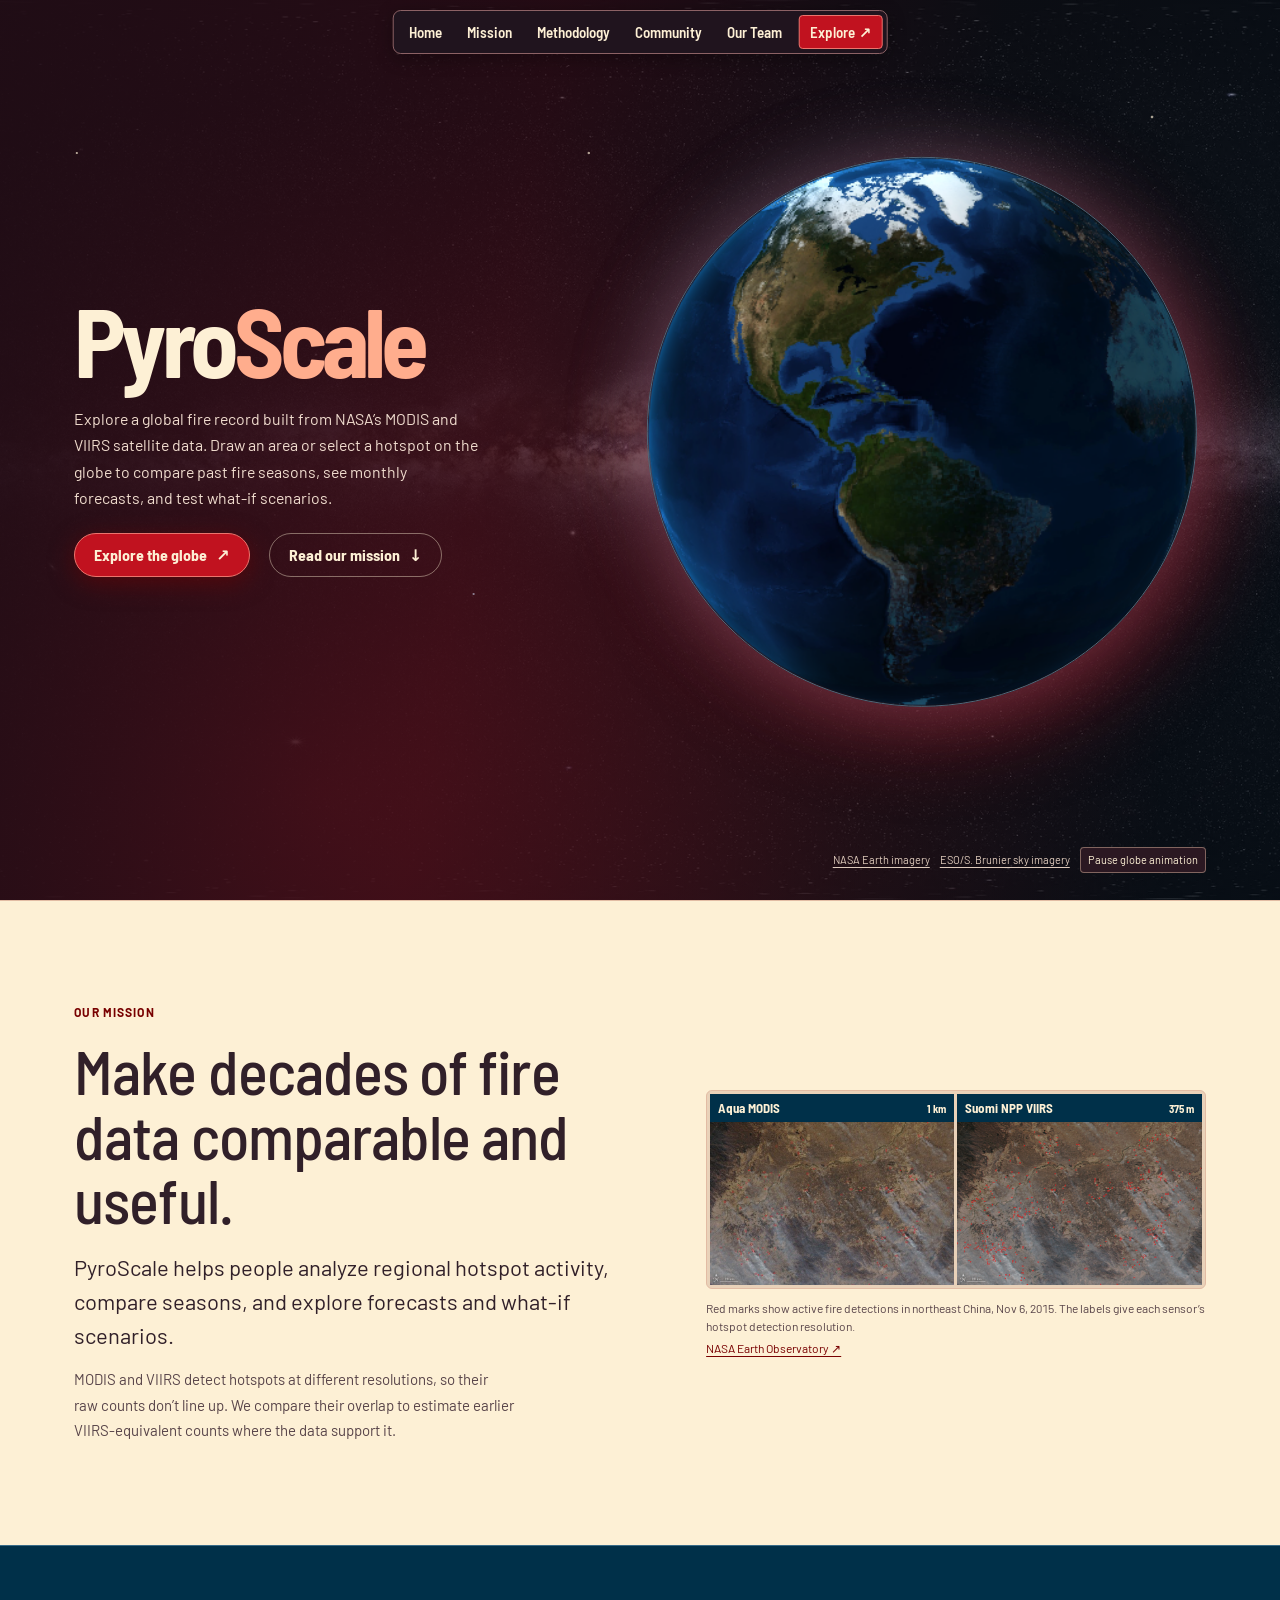
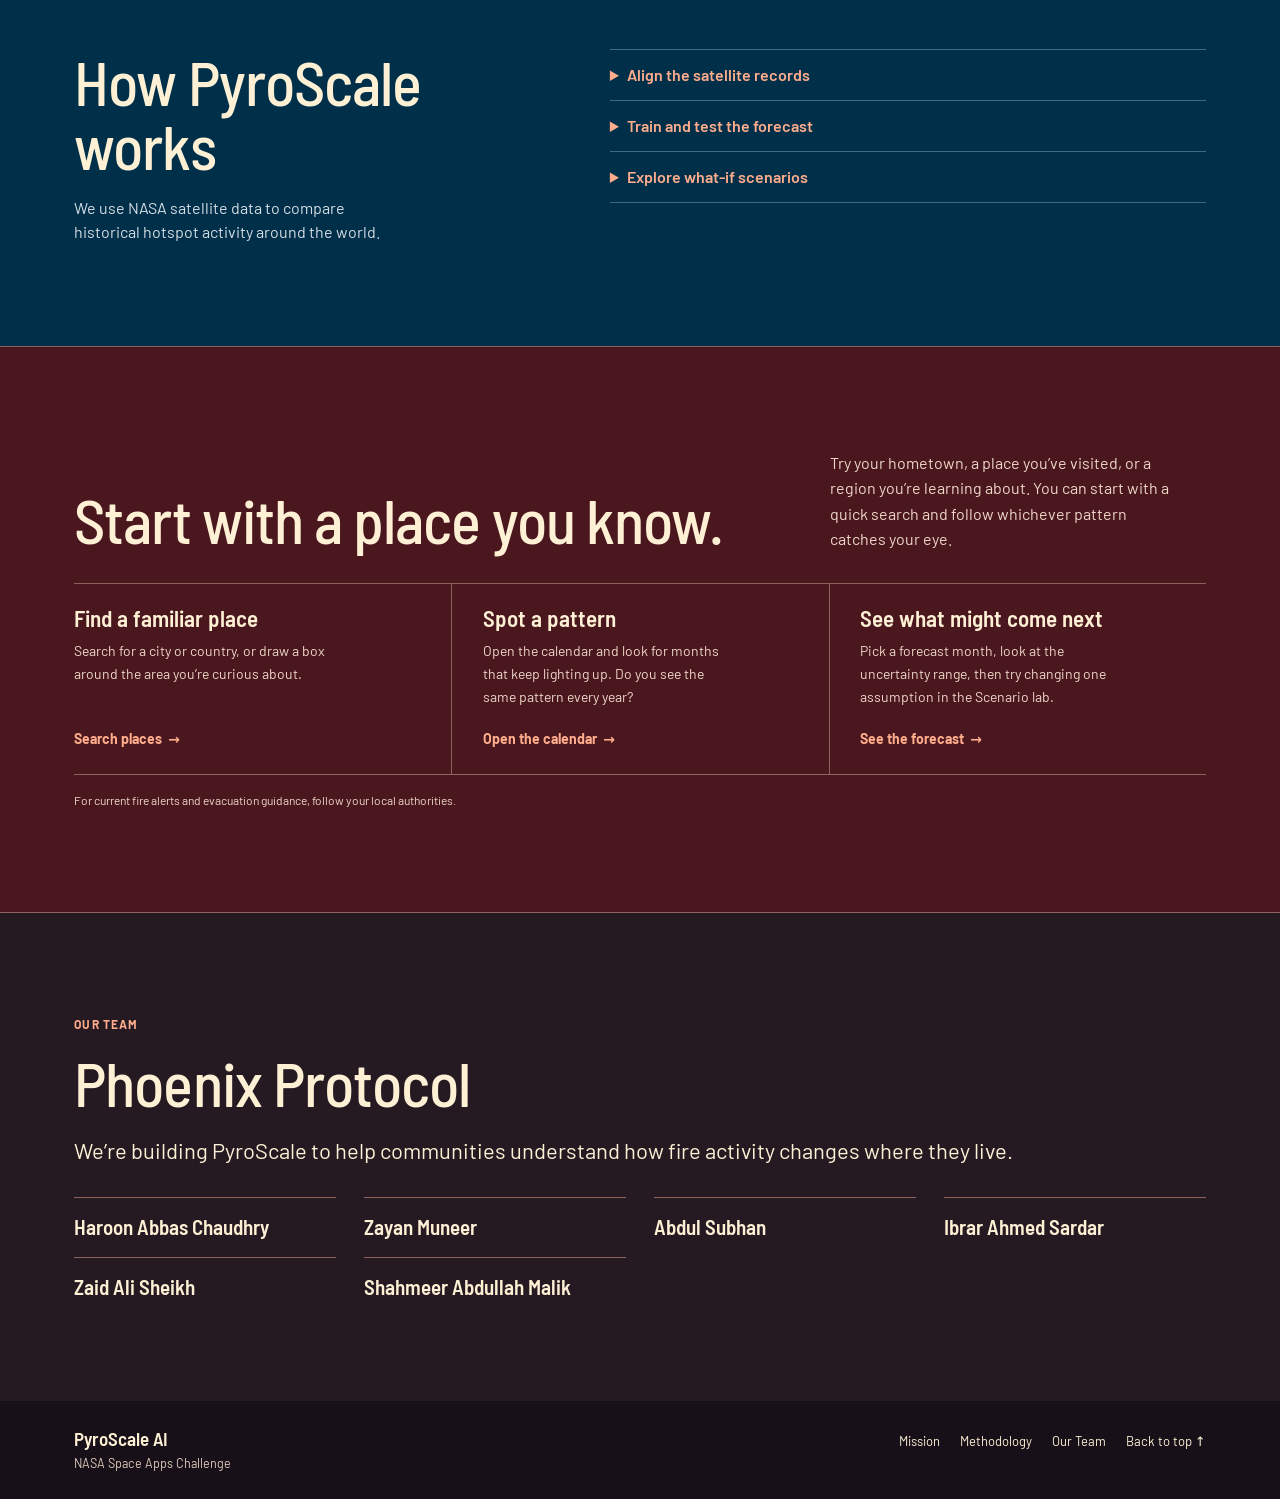
<file: index.html>
<!DOCTYPE html>
<html lang="en"><head><meta charset="utf-8">
<meta name="viewport" content="width=device-width, initial-scale=1, viewport-fit=cover">
<title>Pyroscale AI</title>
<link rel="icon" type="image/png" href="assets/space-apps-favicon.png">
<meta name="description" content="Explore the fire seasons of places you care about with NASA satellite observations and monthly hotspot forecasts.">
<link rel="preconnect" href="https://fonts.gstatic.com" crossorigin>
<link rel="preconnect" href="https://fonts.googleapis.com">
<link href="https://fonts.googleapis.com/css2?family=Barlow:wght@400;500;600;700&family=Barlow+Semi+Condensed:wght@400;500;600;700&display=swap" rel="stylesheet">
<link rel="stylesheet" href="pyroscale-base.css">
<link rel="stylesheet" href="pyroscale-ui.css?v=landing-refresh">
<link rel="stylesheet" href="pyroscale-home.css?v=team-section">
</head><body class="landing">
<main id="landing" class="landing-screen">
  <nav class="landing-nav" aria-label="Page sections">
    <a href="#hero-stage">Home</a>
    <a href="#mission">Mission</a>
    <a href="#science">Methodology</a>
    <a href="#community">Community</a>
    <a href="#team">Our Team</a>
    <a class="nav-explore" href="explore.html">Explore <span aria-hidden="true">↗</span></a>
  </nav>
  <section class="hero-stage" id="hero-stage" aria-labelledby="hero-title">
    <div class="hero-earth" aria-hidden="true">
      <img src="assets/earth-landing-fallback.jpg" width="960" height="960" alt="" decoding="async" fetchpriority="high">
      <canvas id="hero-planet" width="432" height="432" hidden></canvas>
    </div>
    <div class="home-width hero-layout">
      <div class="intro">
        <h1 id="hero-title" tabindex="-1"><span>Pyro</span><span>Scale</span></h1>
        <p>Explore a global fire record built from NASA’s MODIS and VIIRS satellite data. Draw an area or select a hotspot on the globe to compare past fire seasons, see monthly forecasts, and test what-if scenarios.</p>
        <div class="intro-actions">
          <a class="launch" id="launch" href="explore.html">Explore the globe <span aria-hidden="true">↗</span></a>
          <a class="intro-link" href="#mission">Read our mission <span aria-hidden="true">↓</span></a>
        </div>
      </div>
      <div class="hero-bottom">
        <div class="landing-credit">
          <a href="https://science.nasa.gov/earth/earth-observatory/the-blue-marble-true-color-global-imagery-at-1km-resolution/" target="_blank" rel="noopener">NASA Earth imagery</a>
          <a href="https://www.eso.org/public/images/eso0932a/" target="_blank" rel="noopener">ESO/S. Brunier sky imagery</a>
          <button id="hero-motion" type="button" aria-pressed="false" hidden>Pause globe animation</button>
        </div>
      </div>
    </div>
  </section>

  <section class="mission-section home-section" id="mission" aria-labelledby="mission-title">
    <div class="home-width mission-layout">
      <div class="mission-copy">
        <p class="section-label">Our mission</p>
        <h2 id="mission-title">Make decades of fire data comparable and useful.</h2>
        <p class="section-lede" id="mission-statement">PyroScale helps people analyze regional hotspot activity, compare seasons, and explore forecasts and what-if scenarios.</p>
        <p>MODIS and VIIRS detect hotspots at different resolutions, so their raw counts don’t line up. We compare their overlap to estimate earlier VIIRS-equivalent counts where the data support it.</p>
      </div>
      <figure class="mission-image">
        <div class="sensor-images">
          <div><strong>Aqua MODIS <small>1 km</small></strong><img src="assets/nasa-modis-hotspots.jpg" width="720" height="480" loading="lazy" decoding="async" alt="MODIS image showing fire detections across northeast China."></div>
          <div><strong>Suomi NPP VIIRS <small>375 m</small></strong><img src="assets/nasa-viirs-hotspots.jpg" width="720" height="480" loading="lazy" decoding="async" alt="VIIRS image of the same area with more detailed fire detections."></div>
        </div>
        <figcaption><span>Red marks show active fire detections in northeast China, Nov 6, 2015. The labels give each sensor’s hotspot detection resolution.</span><a href="https://science.nasa.gov/earth/earth-observatory/a-clearer-view-of-fire-87111/" target="_blank" rel="noopener">NASA Earth Observatory ↗</a></figcaption>
      </figure>
    </div>
  </section>

  <section class="science-section home-section" id="science" aria-labelledby="science-title">
    <div class="home-width science-layout">
      <div>
        <h2 id="science-title">How PyroScale works</h2>
        <p>We use NASA satellite data to compare historical hotspot activity around the world.</p>
      </div>
      <div class="science-details">
        <details>
          <summary>Align the satellite records</summary>
          <p>VIIRS can detect smaller hotspots than MODIS. We group NASA FIRMS detections by month in 3° cells and use the sensors’ overlap to estimate VIIRS-equivalent counts for 2001–2011 where the model was fitted.</p>
        </details>
        <details>
          <summary>Train and test the forecast</summary>
          <p>A seasonal median estimates NOAA-20 hotspot counts 1–24 months ahead. It beat LightGBM on held-out data, and cell-level uncertainty ranges appear where calibration data support them.</p>
        </details>
        <details>
          <summary>Explore what-if scenarios</summary>
          <p>Draw a region or find a place on the globe. Change warming, rainfall, ignitions, or fuel management and compare the result with an illustrative baseline based on observations, forecasts and seasonal trends.</p>
        </details>
      </div>
    </div>
  </section>

  <section class="community-section home-section" id="community" aria-labelledby="community-title">
    <div class="home-width">
      <div class="community-heading">
        <h2 id="community-title">Start with a place you know.</h2>
        <p>Try your hometown, a place you’ve visited, or a region you’re learning about. You can start with a quick search and follow whichever pattern catches your eye.</p>
      </div>
      <div class="community-paths">
        <div><h3>Find a familiar place</h3><p>Search for a city or country, or draw a box around the area you’re curious about.</p><a href="explore.html?view=places">Search places <span aria-hidden="true">→</span></a></div>
        <div><h3>Spot a pattern</h3><p>Open the calendar and look for months that keep lighting up. Do you see the same pattern every year?</p><a href="explore.html?view=calendar">Open the calendar <span aria-hidden="true">→</span></a></div>
        <div><h3>See what might come next</h3><p>Pick a forecast month, look at the uncertainty range, then try changing one assumption in the Scenario lab.</p><a href="explore.html?view=forecast">See the forecast <span aria-hidden="true">→</span></a></div>
      </div>
      <p class="community-note">For current fire alerts and evacuation guidance, follow your local authorities.</p>
    </div>
  </section>

  <section class="team-section home-section" id="team" aria-labelledby="team-title">
    <div class="home-width">
      <div class="team-heading">
        <div>
          <p class="section-label">Our team</p>
          <h2 id="team-title">Phoenix Protocol</h2>
          <p class="section-lede" id="team-intro">We’re building PyroScale to help communities understand how fire activity changes where they live.</p>
        </div>
      </div>
      <ul id="team-members" class="team-members">
        <li><h3>Haroon Abbas Chaudhry</h3></li>
        <li><h3>Zayan Muneer</h3></li>
        <li><h3>Abdul Subhan</h3></li>
        <li><h3>Ibrar Ahmed Sardar</h3></li>
        <li><h3>Zaid Ali Sheikh</h3></li>
        <li><h3>Shahmeer Abdullah Malik</h3></li>
      </ul>
    </div>
  </section>

  <footer class="home-footer" id="site-footer">
    <div class="home-width">
      <span><strong>PyroScale AI</strong><small>NASA Space Apps Challenge</small></span>
      <nav aria-label="Footer"><a href="#mission">Mission</a><a href="#science">Methodology</a><a href="#team">Our Team</a><a href="#hero-stage">Back to top ↑</a></nav>
    </div>
  </footer>
</main>

<script src="pyroscale-home.js" defer></script>
<script src="pyroscale-team.js?v=read-only-roster" defer></script>
</body></html>
</file>
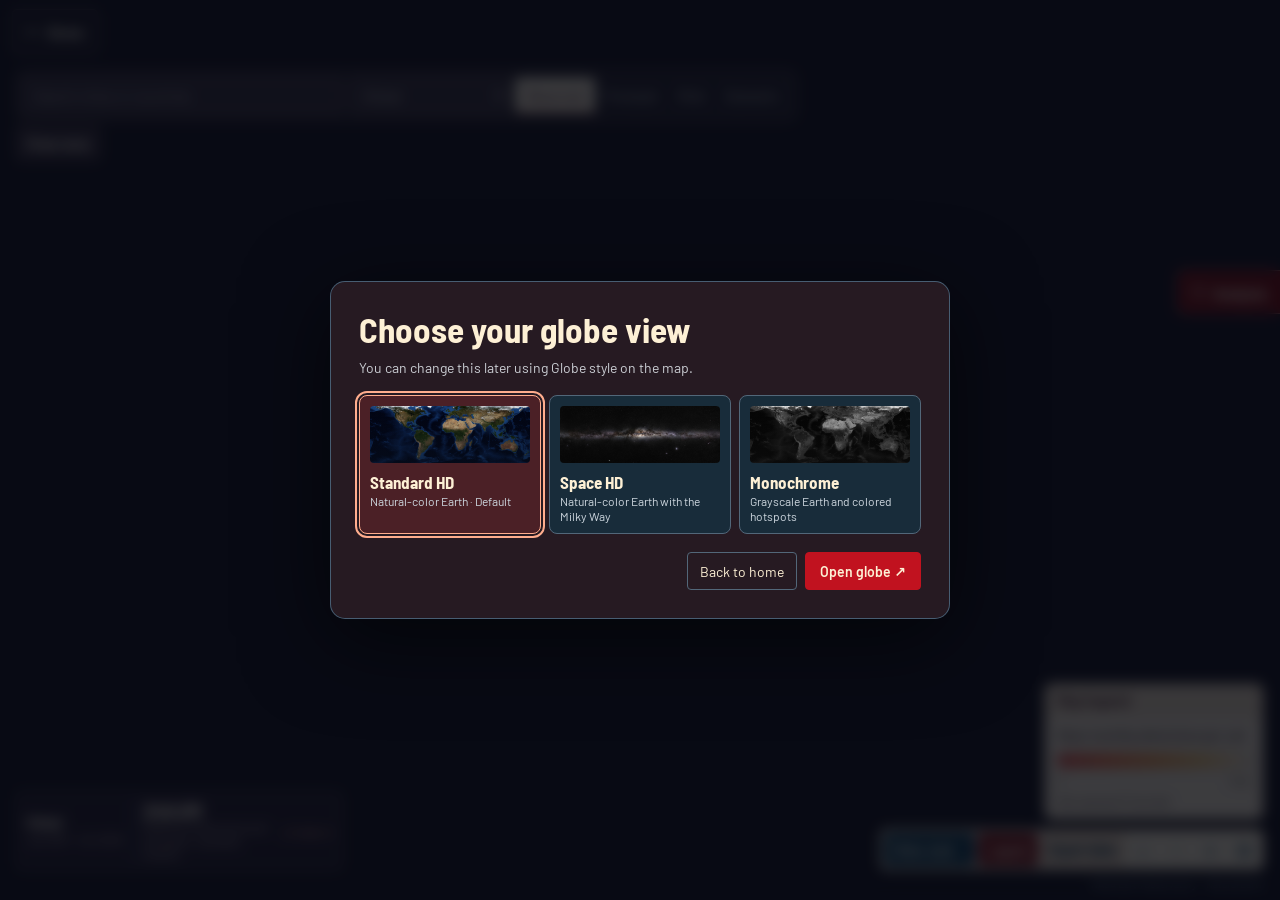
<file: explore.html>
<!DOCTYPE html>
<html lang="en"><head><meta charset="utf-8">
<meta name="viewport" content="width=device-width, initial-scale=1, viewport-fit=cover">
<title>Pyroscale Explore</title>
<link rel="icon" type="image/png" href="assets/space-apps-favicon.png">
<meta name="description" content="Explore the fire seasons of places you care about with NASA satellite observations and monthly hotspot forecasts.">
<link rel="preconnect" href="https://fonts.gstatic.com" crossorigin>
<link rel="preconnect" href="https://fonts.googleapis.com">
<link href="https://fonts.googleapis.com/css2?family=Barlow:wght@400;500;600;700&family=Barlow+Semi+Condensed:wght@400;500;600;700&display=swap" rel="stylesheet">
<link rel="stylesheet" href="pyroscale-base.css?v=analysis-drawer">
<link rel="stylesheet" href="pyroscale-ui.css?v=analysis-drawer">
<link rel="stylesheet" href="pyroscale-map.css?v=analysis-drawer">
<link rel="stylesheet" href="pyroscale-analysis.css?v=analysis-drawer">
</head><body class="dc">
<div class="pn gl"><div id="gl" role="region" aria-label="Interactive 3D globe of hotspot activity"></div>
<div class="map-ui" id="map-ui" data-style="satellite">
  <div class="map-top">
    <div class="map-filterbar">
      <div class="map-place-search">
        <label class="sr-only" for="map-query">Search cities or countries</label>
        <input id="map-query" type="search" placeholder="Search cities or countries" autocomplete="off" aria-controls="map-results">
        <ul id="map-results" hidden></ul>
      </div>
      <label class="sr-only" for="map-region">Region preset</label>
      <select id="map-region"></select>
      <div class="seg" role="group" aria-label="Map layer">
        <label><input type="radio" name="vm" value="o" checked>Observed</label>
        <label><input type="radio" name="vm" value="f">Forecast</label>
        <label><input type="radio" name="vm" value="r">Risk</label>
        <label><input type="radio" name="vm" value="x" id="vmx">Scenario</label>
      </div>
    </div>
    <div class="ov map-sublayers" id="fxl" hidden>
      <div class="seg" role="group" aria-label="Scenario layer">
        <label><input type="radio" name="fx" value="s" checked>Scenario</label>
        <label><input type="radio" name="fx" value="b">Baseline</label>
        <label><input type="radio" name="fx" value="c">Change</label>
      </div>
      <div class="scenario-context">
        <button id="edit-scenario" type="button" aria-controls="dr">Scenario settings <span aria-hidden="true">↗</span></button>
        <p id="scenario-map-year" hidden></p>
      </div>
    </div>
    <div class="ov" id="fcl" hidden></div>
    <p id="map-style-status" class="map-notice" role="status"></p>
    <div class="map-draw-row">
      <button id="map-draw" class="draw-shortcut" type="button" aria-pressed="false" aria-describedby="map-draw-help">Draw area</button>
      <span id="map-draw-help" class="sr-only">Draw a box on the globe to analyze hotspots in that area.</span>
      <p id="draw-status" class="map-notice draw-notice" role="status" hidden>Drag on the globe to select an area, or tap to select a small box.</p>
    </div>
  </div>
  <section class="map-overview" aria-labelledby="map-overview-title">
    <div class="map-overview-meta">
      <h2 id="map-overview-title">Global</h2>
      <p id="map-overview-period"></p>
    </div>
    <div class="map-overview-total">
      <strong id="map-overview-value">–</strong>
      <p id="map-overview-measure"></p>
    </div>
    <div id="map-overview-chart"></div>
  </section>
  <div class="forecast-timeline" id="fkl" role="group" aria-label="Forecast timeline" hidden>
    <button id="forecast-play" type="button" aria-label="Play forecast months" title="Play forecast months"><span aria-hidden="true">▶</span></button>
    <div class="timeline-range">
      <label for="fk">Forecast month</label><output id="fkv" for="fk"></output>
      <input id="fk" type="range" min="1" max="24" value="1">
      <span class="timeline-start" id="timeline-start" aria-hidden="true"></span>
      <span class="timeline-end" id="timeline-end" aria-hidden="true"></span>
    </div>
  </div>
  <div class="ov map-tools" aria-label="Globe controls">
    <details class="map-style-menu">
      <summary>Globe style</summary>
      <div>
        <fieldset>
          <legend>Globe style</legend>
          <label><input type="radio" name="basemap" value="satellite" checked><span><strong>Standard HD</strong><small>Natural-color Earth imagery</small></span></label>
          <label><input type="radio" name="basemap" value="space"><span><strong>Space HD</strong><small>High-resolution Earth and the Milky Way</small></span></label>
          <label><input type="radio" name="basemap" value="mono"><span><strong>Monochrome</strong><small>Country borders and colored hotspots</small></span></label>
        </fieldset>
      </div>
    </details>
    <button id="map-legend" type="button" aria-controls="lgd" aria-pressed="true">Legend</button>
    <button id="map-export" type="button">Export data</button>
    <button id="zoom-in" type="button" aria-label="Zoom in" title="Zoom in">+</button>
    <button id="zoom-out" type="button" aria-label="Zoom out" title="Zoom out">−</button>
    <button id="gr" type="button" aria-label="Reset globe view" title="Reset globe view">⌖</button>
    <details class="map-settings">
      <summary aria-label="Map settings" title="Map settings">⚙</summary>
      <div>
        <div class="seg" role="group" aria-label="Pointer mode">
          <label><input type="radio" name="gm" value="r" checked>Rotate</label>
          <label><input type="radio" name="gm" value="d">Draw area</label>
        </div>
        <label class="ck"><input type="checkbox" id="ga">Auto-rotate</label>
        <label class="ck"><input type="checkbox" id="gn">Day and night</label>
        <label class="ck"><input type="checkbox" id="map-grid">15° reference grid</label>
      </div>
    </details>
  </div>
  <section class="ov bot" id="lgd" aria-labelledby="legend-title">
    <h2 id="legend-title">Map legend</h2>
    <div id="legend-content"></div>
    <p class="legend-grid-note">Dots represent 3° grid cells.</p>
  </section>
  <span class="demo-status" id="demo-status">Loading observations…</span>
  <div class="map-credit">
    <a id="map-earth-credit" href="https://science.nasa.gov/earth/earth-observatory/the-blue-marble-true-color-global-imagery-at-1km-resolution/" target="_blank" rel="noopener">NASA Earth Observatory</a>
    <a id="map-border-credit" href="https://www.naturalearthdata.com/" target="_blank" rel="noopener">Natural Earth</a>
    <a id="map-space-credit" href="https://www.eso.org/public/images/eso0932a/" target="_blank" rel="noopener" hidden>ESO/S. Brunier <span>(resized and tinted)</span></a>
  </div>
</div></div>

<a id="home" class="globe-home" href="./"><span aria-hidden="true">←</span> Home</a>
<button id="dt" class="analysis-tab" type="button" aria-controls="dr" aria-expanded="false"><span class="analysis-icon" aria-hidden="true"></span> Analysis</button>

<dialog id="globe-picker" aria-labelledby="globe-picker-title">
  <form method="dialog">
    <h2 id="globe-picker-title">Choose your globe view</h2>
    <p>You can change this later using Globe style on the map.</p>
    <fieldset class="globe-choices">
      <legend class="sr-only">Globe view</legend>
      <label><input type="radio" name="launch-style" value="satellite" checked autofocus><span class="globe-option globe-standard"><strong>Standard HD</strong><small>Natural-color Earth · Default</small></span></label>
      <label><input type="radio" name="launch-style" value="space"><span class="globe-option globe-space"><strong>Space HD</strong><small>Natural-color Earth with the Milky Way</small></span></label>
      <label><input type="radio" name="launch-style" value="mono"><span class="globe-option globe-mono"><strong>Monochrome</strong><small>Grayscale Earth and colored hotspots</small></span></label>
    </fieldset>
    <div class="picker-actions">
      <a class="picker-back" href="./">Back to home</a>
      <button class="p" type="submit">Open globe <span aria-hidden="true">↗</span></button>
    </div>
  </form>
</dialog>

<aside id="dr" aria-label="Fire activity analysis" inert>
  <div class="panel-heading">
    <div><h2 id="panel-title">Area analysis</h2><p id="panel-region">Global</p></div>
    <div class="panel-actions">
      <button id="move-panel" type="button" aria-label="Move analysis panel" aria-describedby="move-panel-help">Move</button>
      <button id="dock-panel" type="button" hidden>Dock</button>
      <button id="close-panel" type="button" aria-label="Close analysis">×</button>
    </div>
    <span class="sr-only" id="move-panel-help">Drag to move the panel or use the arrow keys. Press Dock to return it to the edge.</span>
  </div>
  <nav id="tabs" aria-label="Analysis sections">
    <button type="button" data-t="x" class="on" aria-current="true">Overview</button>
    <button type="button" data-t="m">Forecast</button>
    <button type="button" data-t="c">Places</button>
    <details id="analysis-tools">
      <summary>More tools</summary>
      <div class="analysis-other-tabs">
        <button type="button" data-t="p">Hotspot details</button>
        <button type="button" data-t="d">Data Lab</button>
        <button type="button" data-t="f">Scenario lab</button>
      </div>
    </details>
  </nav>
  <div class="tp overview-panel" data-t="x">
<div class="area-shortcut">
  <button id="panel-draw" class="draw-shortcut" type="button" aria-pressed="false" aria-describedby="panel-draw-help">Draw area</button>
  <p id="panel-draw-help">Drag a box on the globe to analyze that area. Tap for a small area.</p>
</div>
<details class="analysis-disclosure">
<summary>Area, dates and data filters</summary>
<div class="disclosure-body">
<label for="pre">Region</label><select id="pre"></select>
<details class="coordinate-fields">
<summary>Enter coordinates</summary>
<div class="g2">
<div><label for="n">North latitude</label><input id="n" type="number" step="0.5"></div>
<div><label for="s">South latitude</label><input id="s" type="number" step="0.5"></div>
<div><label for="w">West longitude</label><input id="w" type="number" step="0.5"></div>
<div><label for="e">East longitude</label><input id="e" type="number" step="0.5"></div></div>
</details>
<div class="g2"><div><label for="f">From</label><input id="f" type="month" value="2001-01" min="2001-01" max="2026-10"></div>
<div><label for="t">To</label><input id="t" type="month" value="2026-10" min="2001-01" max="2026-10"></div></div>
<label for="cy">Compare year in seasonal chart</label><select id="cy" style="margin-bottom:10px"></select>
<small>Hotspot record</small>
<div class="seg"><label><input type="radio" name="dm" value="h" checked>Harmonized</label><label><input type="radio" name="dm" value="r">Raw sensor</label></div>
<small>Calendar shows</small>
<div class="seg"><label><input type="radio" name="cm" value="c" checked>Hotspot count</label><label><input type="radio" name="cm" value="a">Anomaly</label></div>
<label for="ld">Import observation or forecast files (JSON)</label><input id="ld" type="file" accept=".json,application/json" multiple style="margin-bottom:10px"><button class="p" id="ex">Export data</button>
</div></details>
<div class="kp" id="kp" aria-label="Activity at a glance"></div>
<section class="pn analysis-calendar" aria-labelledby="ct">
  <h2 id="ct" tabindex="-1">Hotspot calendar</h2>
  <p class="note" id="cn"></p>
  <div id="cal"></div>
  <div class="lg" id="lg"></div>
</section>
<details class="analysis-disclosure">
<summary>Seasonal and annual trends</summary>
<div class="disclosure-body">
<div class="pn"><h2>Seasonal profile</h2><p class="note" id="sn"></p><div id="sc"></div></div>
<div class="pn"><h2>Annual totals by record</h2><p class="note">Terra is dashed gray and Suomi-NPP is solid. Only years with all 12 months are shown.</p><div id="an"></div></div>
</div></details>
<details class="analysis-disclosure">
<summary>Elevated activity and anomalies</summary>
<div class="disclosure-body">
<div class="pn"><h2>Elevated hotspot activity</h2><p class="rks" id="rks">Loading forecast…</p>
<div class="rctl"><label for="rs">Sensitivity<select id="rs"><option value="c">Cautious, 80th percentile</option><option value="s" selected>Standard, 90th percentile</option><option value="t">Strict, 95th percentile</option></select></label><label class="ck"><input type="checkbox" id="rkm">Only my selected area</label></div>
<ul id="rkl"></ul>
<p class="note" style="margin:8px 0 0">The risk layer flags cells with at least 20 projected NOAA-20 detections above a seasonal threshold. Use local fire authorities for operational alerts.</p></div>
<div class="pn"><h2>Anomaly alerts</h2><p class="note">Months in the last 12 of the selected period that reach 150% of the same calendar month’s median.</p><ul id="al" aria-live="polite"></ul></div>
</div></details>
<details class="analysis-disclosure">
<summary>Weather and air quality</summary>
<div class="disclosure-body">
<label class="ck"><input type="checkbox" id="lw">Weather and drought (ERA5)</label>
<label class="ck"><input type="checkbox" id="lx">Current wind and air quality</label>
<p class="hint">Loads from Open-Meteo when enabled.</p>
<div class="pn" id="wx" hidden><h2>Weather and drought context</h2><p class="note" id="wn"></p><div id="wc"></div><p class="note" id="wk" style="margin:8px 0 0"></p></div>
<div class="pn" id="wd" hidden><h2>Wind and air quality</h2><p id="wdt" style="margin:0">Loading…</p></div>
</div></details>
<details class="analysis-disclosure"><summary>Method and data notes</summary><div class="disclosure-body">
<p>This globe counts NASA FIRMS thermal-anomaly detections in monthly 3° cells. An anomaly can be a fire pixel, a gas flare or another heat source. Repeated overpasses can count the same fire more than once.</p>
<p>Terra MODIS, Suomi-NPP VIIRS and NOAA-20 VIIRS are separate observed series. The experimental estimate places earlier Terra counts on a Suomi-NPP-like scale where the fit has support. Archive-day checks identify gaps in the record. Cloud-free coverage varies.</p>
<p><a href="https://source.coop/portolan-mirrors/firms-catalog">FIRMS archive source</a> · <a href="pyroscale_harmonization_report.json">Harmonization validation</a> · <a href="pyroscale_forecast_report.json">Forecast validation</a></p>
</div></details>
</div>
<div class="tp" data-t="m" hidden>
  <section class="pn forecast-card">
    <h2>Monthly hotspot outlook</h2>
    <p class="note" id="on"></p>
    <div id="oc"></div>
    <div id="forecast-key" class="forecast-key" hidden><span>Observed</span><span>Forecast</span><span>Seasonal median</span></div>
    <p class="note" id="ok"></p>
  </section>
  <details class="analysis-disclosure model-card">
    <summary>Model &amp; validation</summary>
    <div class="disclosure-body">
    <div class="model-source"><span id="tf" role="status">Forecast loading…</span><span id="tg">Loading observations…</span></div>
    <p class="note" id="model-summary"></p>
    <p id="model-result" hidden></p>
    <dl class="model-skill" id="model-skill" hidden></dl>
    <p class="note" id="model-window"></p>
    </div>
  </details>
  <details class="analysis-disclosure">
    <summary>Reading the map</summary>
    <div class="disclosure-body">
    <p class="note">Each glow represents a grid cell roughly 3° across. The map shows monthly fire activity. Individual ignition locations and fire perimeters are outside its resolution.</p>
    <p class="note">The forecast estimates NOAA-20 detections. The risk layer compares them with each cell’s NOAA-20 seasonal record.</p>
    </div>
  </details>
</div>
<div class="tp" data-t="c" hidden>
<div class="pn"><h2>Countries and cities</h2>
<p class="note">Pick any countries and cities, as many as you like. The globe, calendar, risk warning, Data Lab and Future tab then show only those places.</p>
<input id="pq" type="search" placeholder="Search any country or city" autocomplete="off" aria-label="Search countries and cities">
<ul id="pr" class="pres"></ul>
<div class="chips" id="pch" style="margin-top:10px"></div>
<div class="g2"><div><label for="prr">A city includes cells within</label><select id="prr"><option value="0">the cell containing it</option><option value="100">100 km</option><option value="250" selected>250 km</option><option value="500">500 km</option></select></div><div><label>&nbsp;</label><button id="pcl">Clear selection</button></div></div>
<p class="note" id="pnt"></p>
<details class="coordinate-fields"><summary>Import a city list</summary>
<label for="pfl">City list file from add_places.py</label><input id="pfl" type="file" accept=".json,application/json"><p class="note" id="pfm" style="margin:6px 0 0"></p></details></div>
<div id="pcards"></div>
</div>
<div class="tp" data-t="p" hidden><div class="pn" id="ci"><p class="note" style="margin:0">Select a hotspot on the globe to see its activity and forecast.</p></div></div>
<div class="tp" data-t="d" hidden>
<details class="analysis-disclosure"><summary>Choose datasets</summary><div class="disclosure-body"><p class="note">Select the datasets you want to compare across grid cells in the current area.</p>
<div class="rctl"><button id="dla">Select all</button><button id="dln">Clear</button><label class="ck"><input type="checkbox" id="dlw">Whole world, not just my area</label></div>
<div id="dll"></div>
<label for="dlf" style="margin-top:10px">Import CSV files with latitude, longitude and numeric columns</label><input id="dlf" type="file" accept=".csv,text/csv" multiple><p class="note" id="dlm" style="margin:6px 0 0"></p></div></details>
<section class="pn"><h2>Dataset summary</h2><div id="dls"></div></section>
<details class="analysis-disclosure"><summary>Correlations</summary><div class="disclosure-body" id="dlc"></div></details>
<details class="analysis-disclosure"><summary>Compare two datasets</summary><div class="disclosure-body"><div class="g2"><div><label for="dx1">X axis</label><select id="dx1"></select></div><div><label for="dy1">Y axis</label><select id="dy1"></select></div></div><div id="dsc"></div></div></details>
<details class="analysis-disclosure"><summary>Top cells</summary><div class="disclosure-body"><label for="dtp">Ranked by</label><select id="dtp"></select><ul id="dtl"></ul></div></details>
<details class="analysis-disclosure"><summary>Ask the analyst</summary><div class="disclosure-body"><p class="note" id="aim">Claude is not available here, so a built-in analyst answers from the data using rules. It can summarize, rank, correlate, and set up what-if scenarios.</p><div class="chat" id="aic"></div><div class="chips" id="aip"></div><textarea id="aiq" placeholder="Ask about the selected datasets, an area, risk, or a what-if scenario" aria-label="Question for the analyst"></textarea><div class="row"><button id="aix" hidden>Stop</button><button class="p" id="ais">Ask</button></div></div></details>
</div>
<div class="tp" data-t="f" hidden>
<div class="pn"><h2>Scenario lab</h2>
<p class="note">Explore how warming, rainfall, ignitions, and fuel management could affect fire activity under editable assumptions. The scenario is illustrative and uses the NOAA-20 record, available forecasts and seasonal trends.</p>
<div class="lv"><label for="l1">Warming by the chosen year <b id="v1">+0 °C</b></label><input type="range" id="l1" min="0" max="4" step="0.5" value="0"></div>
<div class="lv"><label for="l2">Rainfall change <b id="v2">0%</b></label><input type="range" id="l2" min="-30" max="30" step="5" value="0"></div>
<div class="lv"><label for="l3">Human burning and ignitions <b id="v3">0%</b></label><input type="range" id="l3" min="-80" max="50" step="5" value="0"></div>
<div class="lv"><label for="l4">Fuel management and suppression <b id="v4">0%</b></label><input type="range" id="l4" min="0" max="50" step="5" value="0"></div>
<div class="lv"><label for="l5">Target year <b id="v5">2040</b></label><input type="range" id="l5" min="2027" max="2060" step="1" value="2040" aria-describedby="scenario-year-help"><p class="note" id="scenario-year-help">2040 is the default horizon for this what-if scenario. Change the target year, then run the scenario to compare it with the baseline.</p></div>
<label class="ck"><input type="checkbox" id="lsw">Apply to the whole world, not just my selected area</label>
<details><summary>Assumptions</summary><div class="g2"><div><label for="a1">Change in fire activity per +1 °C (%)</label><input id="a1" type="number" value="15" step="1"></div><div><label for="a2">Change per 10% less rainfall (%)</label><input id="a2" type="number" value="8" step="1"></div></div><p class="note">These are placeholders for illustration, not measured values. Replace them with figures from studies you trust. The reference uses observed detections, available forecasts and seasonal trends.</p></details>
<div class="row" style="justify-content:flex-start;margin-top:10px"><button class="p" id="sr">Run scenario</button><button id="sx">Reset</button></div>
<p class="note" id="scenario-status" role="status" hidden></p><p class="note" style="margin:8px 0 0">Run with the default values to see the baseline path. Adjust a lever to compare a scenario.</p></div>
<div class="pn" id="so" hidden><h2>Result</h2><p id="sot"></p><div id="soc"></div>
<label for="sy">Move through time <b id="syl"></b></label><div class="row" style="justify-content:flex-start;align-items:center"><button id="sp">Play</button><input type="range" id="sy" min="0" max="100" value="100"></div>
<h2 style="margin-top:12px">Biggest changes</h2><ul id="sol"></ul></div>
</div></aside>
<div id="tip" aria-hidden="true"></div>
<dialog id="dx" aria-labelledby="export-title"><h2 id="export-title">Export fire activity data</h2><p class="note" id="export-scope"></p>
<label for="export-data">Data</label>
<select id="export-data"><option value="map">Current map layer by grid cell</option><option value="history">Observed monthly totals</option><option value="grid">Observed totals by grid cell</option></select>
<label for="fx">Format</label>
<select id="fx"><option value="csv">CSV spreadsheet</option><option value="geojson">GeoJSON map data</option></select>
<textarea id="ta" readonly aria-label="Export preview"></textarea>
<p class="note" id="export-status" role="status"></p>
<div class="row"><button id="cp">Copy</button><button id="dl">Download</button><button class="p" id="cl">Close</button></div></dialog>
<script src="assets/vendor/three-r128/three.min.js"></script>
<script src="assets/vendor/three-r128/OrbitControls.js"></script>
<script src="pyroscale-globe.js?v=analysis-drawer"></script>
<script src="pyroscale-export.js?v=firms-v2"></script>
<script src="pyroscale-map.js?v=firms-v2"></script>
<script src="pyroscale-panel.js"></script>
<script src="pyroscale-explore.js?v=analysis-drawer"></script></body></html>
</file>
<file: pyroscale-base.css>
*{box-sizing:border-box}
:root{padding-top:env(safe-area-inset-top,0px);padding-bottom:env(safe-area-inset-bottom,0px)}
html,body{margin:0}
body{background:var(--bg);color:var(--ink);font:14px/1.5 "Public Sans",system-ui,-apple-system,"Segoe UI",sans-serif;font-variant-numeric:tabular-nums}
header{background:var(--hd);color:#fff;padding:14px 24px;display:flex;justify-content:space-between;align-items:baseline;gap:12px;flex-wrap:wrap}
h1{margin:0;font-size:19px;font-weight:700}
header p{margin:0;font-size:13px;color:#aebbcc}
.tag{font-size:12px;color:#aebbcc;border:1px solid #3a4c66;padding:3px 9px;border-radius:2px}
.wrap{display:grid;grid-template-columns:340px minmax(0,1fr);gap:20px;padding:20px 24px;max-width:1520px;margin:auto}
@media(max-width:980px){.wrap{grid-template-columns:1fr;padding:12px}}
.pn{background:var(--sf);border:1px solid var(--ln);border-radius:2px;padding:14px 16px;margin-bottom:20px}
h2{margin:0 0 10px;font-size:15px;font-weight:600}
label,small{display:block;font-size:12.5px;color:var(--mut);margin-bottom:3px}
select,input,button{font:inherit;color:var(--ink);background:var(--sf);border:1px solid var(--ln);border-radius:2px;padding:6px 8px;width:100%}
button{cursor:pointer;width:auto;padding:7px 14px}
button.p{background:var(--ac);border-color:var(--ac);color:var(--sf);font-weight:600}
:focus-visible{outline:2px solid var(--ac);outline-offset:2px}
.g2{display:grid;grid-template-columns:1fr 1fr;gap:10px;margin:10px 0}
.seg{display:flex;border:1px solid var(--ln);border-radius:2px;overflow:hidden;margin-bottom:10px}
.seg label{flex:1;margin:0;text-align:center;padding:6px 4px;cursor:pointer;color:var(--ink);position:relative}
.seg label+label{border-left:1px solid var(--ln)}
.seg input{position:absolute;opacity:0;width:0;padding:0;border:0}
.seg label:has(input:checked){background:var(--ac);color:var(--sf);font-weight:600}
.seg label:has(:focus-visible){outline:2px solid var(--ac);outline-offset:-3px}
canvas{width:100%;aspect-ratio:360/140;display:block;border:1px solid var(--ln);cursor:crosshair;touch-action:none}
.hint{font-size:12.5px;color:var(--mut);margin:6px 0 0}
.kp{display:grid;grid-template-columns:repeat(4,1fr);border-top:2px solid var(--ink);border-bottom:1px solid var(--ln);margin-bottom:20px;background:var(--sf)}
.kp div{padding:12px 16px}.kp div+div{border-left:1px solid var(--ln)}
.kp b{display:block;font-size:24px;font-weight:600;line-height:1.2}.kp span{font-size:12.5px;color:var(--mut)}
@media(max-width:720px){.kp{grid-template-columns:1fr 1fr}.kp div:nth-child(3){border-left:0}.kp div:nth-child(n+3){border-top:1px solid var(--ln)}}
.hero svg{width:100%;display:block}
.ch{display:grid;grid-template-columns:1fr 1fr;gap:20px}
@media(max-width:720px){.ch{grid-template-columns:1fr}}
svg text{fill:var(--mut);font:10px "Public Sans",sans-serif}
.lg{display:flex;align-items:center;gap:8px;font-size:12.5px;color:var(--mut);margin-top:8px;flex-wrap:wrap}
.lg i{width:220px;max-width:50%;height:10px;border-radius:1px;display:block}
.note{font-size:12.5px;color:var(--mut);margin:0 0 8px}
ul{margin:0;padding:0;list-style:none}
li{display:flex;justify-content:space-between;gap:12px;padding:8px 0;border-top:1px solid var(--ln)}
li b{font-weight:600}
summary{cursor:pointer;font-weight:600}
details p{margin:8px 0 0;max-width:75ch}
#tip{position:fixed;pointer-events:none;background:var(--hd);color:#fff;font-size:12.5px;padding:6px 9px;border-radius:2px;display:none;z-index:9}
dialog{border:1px solid var(--ln);background:var(--sf);color:var(--ink);border-radius:2px;width:min(640px,94vw);padding:16px}
dialog::backdrop{background:rgba(10,17,27,.55)}
textarea{width:100%;height:240px;font:12px/1.4 ui-monospace,Menlo,Consolas,monospace;background:var(--bg);color:var(--ink);border:1px solid var(--ln);padding:8px;margin:10px 0}
.row{display:flex;gap:10px;justify-content:flex-end}
[hidden]{display:none!important}
.ck{display:flex;gap:8px;align-items:center;color:var(--ink);font-size:14px;margin:0 0 8px}.ck input{width:auto}
.gl{padding:0;position:relative;overflow:hidden;background:#050b14}
#gl{height:clamp(340px,50vh,520px)}#gl canvas{display:block;width:100%;height:100%;aspect-ratio:auto;border:0;touch-action:none}
.ov{position:absolute;left:10px;padding:6px 10px;display:flex;gap:14px;align-items:center;flex-wrap:wrap;max-width:calc(100% - 20px)}
.ov.top{top:10px}.ov.bot{bottom:10px}.ov i{width:140px;height:8px;display:block}
.ovs{position:absolute;top:10px;left:10px;display:flex;flex-direction:column;gap:6px;align-items:flex-start;max-width:calc(100% - 20px)}.ovs .ov{position:static}
.ov.info{left:auto;right:10px;top:10px;bottom:auto;width:290px;flex-direction:column;align-items:stretch;gap:8px;max-height:calc(100% - 70px);overflow:auto}
@media(max-width:720px){.ov.info{left:10px;right:10px;width:auto;top:auto;bottom:56px;max-height:46%}}
.warn{border-left:4px solid #c2410c}.rks{margin:0 0 8px;font-weight:600}.rctl{display:flex;gap:18px;align-items:flex-end;flex-wrap:wrap;margin:0 0 10px}.rctl select{width:auto}.rctl .ck{margin:0 0 6px}
li button{padding:3px 10px;width:auto}li small{color:var(--mut)}
:root{--hh:52px}body{overflow:hidden}
header{position:fixed;top:0;left:0;right:0;z-index:6;height:var(--hh);padding:0 18px;flex-wrap:nowrap;align-items:center;background:rgba(9,16,27,.78);backdrop-filter:blur(10px);border-bottom:1px solid rgba(255,255,255,.08)}
header p{white-space:nowrap;overflow:hidden;text-overflow:ellipsis;max-width:46vw}.hr{display:flex;gap:10px;align-items:center}
header button{width:auto;background:transparent;color:#dbe4ef;border:1px solid #3a4c66;padding:4px 10px}
@media(max-width:720px){header p{display:none}}
.gl{position:fixed;inset:0;z-index:0;margin:0;border:0;border-radius:0}#gl{position:absolute;inset:0;height:100%}
.ovs{top:calc(var(--hh) + 10px)}.ov.bot{bottom:calc(10px + env(safe-area-inset-bottom,0px))}
#dr{position:fixed;top:var(--hh);right:0;bottom:0;width:min(500px,100vw);z-index:4;display:flex;flex-direction:column;background:var(--bg);background:color-mix(in srgb,var(--bg) 93%,transparent);backdrop-filter:blur(16px);border-left:1px solid var(--ln);transition:transform .28s ease}
body.dc #dr{transform:translateX(105%)}
#tabs{display:flex;border-bottom:1px solid var(--ln);flex:none}
#tabs button{flex:1;width:auto;border:0;border-radius:0;background:none;padding:12px 4px;font-weight:600;color:var(--mut)}
#tabs button.on{color:var(--ink);box-shadow:inset 0 -2px var(--ac)}
.tp{flex:1;overflow:auto;padding:14px;padding-bottom:calc(14px + env(safe-area-inset-bottom,0px))}
.wrap{display:block;padding:0;max-width:none;margin:0}
#dr .ch{grid-template-columns:1fr}#dr .kp{grid-template-columns:1fr 1fr}#dr .kp div:nth-child(3){border-left:0}#dr .kp div:nth-child(n+3){border-top:1px solid var(--ln)}
@media(max-width:720px){#dr{top:auto;height:58vh;width:100%;border-left:0;border-top:1px solid var(--ln)}body.dc #dr{transform:translateY(105%)}}
.seg label:has(input:disabled){opacity:.45;cursor:not-allowed}
table{width:100%;border-collapse:collapse;font-size:12.5px}th,td{padding:4px 6px;border-top:1px solid var(--ln);text-align:right}th:first-child,td:first-child{text-align:left}th{font-weight:600;color:var(--mut)}
.sc{overflow:auto}.lv{margin-bottom:10px}.lv label{display:flex;justify-content:space-between;margin:0 0 2px}.lv input{padding:0}
.chat{max-height:300px;overflow:auto;display:flex;flex-direction:column;gap:8px;margin-bottom:8px}
.m{padding:8px 10px;border-radius:2px;white-space:pre-wrap;font-size:13.5px;max-width:95%}.m.u{background:var(--ac);color:var(--sf);align-self:flex-end}.m.a{background:var(--hat)}
.chips{display:flex;flex-wrap:wrap;gap:6px;margin-bottom:8px}.chips button{padding:4px 9px;font-size:12.5px;text-align:left}
#aiq{height:72px;font:14px/1.4 "Public Sans",system-ui,sans-serif;background:var(--sf);margin:0 0 8px}
.lg2{margin-bottom:8px}.lg2>b{display:block;font-size:12.5px;color:var(--mut);margin-bottom:4px}
.pres{list-style:none;margin:0;padding:0;max-height:240px;overflow:auto;border:1px solid var(--ln);border-top:0}.pres:empty{display:none}
.pres li{padding:7px 10px;cursor:pointer;border-top:1px solid var(--ln)}.pres li:first-child{border-top:0}.pres li:hover{background:var(--hat)}.pres small{color:var(--mut)}
.chips .chip{padding:4px 10px;border-radius:12px;background:var(--hat);border-color:var(--ln)}
.ovs{width:max-content}input[type=range]{accent-color:var(--ac)}.ov .seg label,.ov button{white-space:nowrap}.ov .seg label{padding:6px 10px}
@media(min-width:721px){body:not(.dc, .analysis-floating) .ovs{max-width:calc(100vw - 520px)}}
h1{white-space:nowrap}.tag{white-space:nowrap;max-width:38vw;overflow:hidden;text-overflow:ellipsis}
@media(max-width:720px){.ov{padding:4px 6px;gap:8px;font-size:12px}.ov .seg label{padding:5px 8px}h1{font-size:17px}}
</file>
<file: pyroscale-ui.css>
:root {
  color-scheme: dark;
  --hh: 57px;
  --gutter: clamp(20px, 5.8vw, 108px);
  --oxblood: #780000;
  --red: #c1121f;
  --cream: #fdf0d5;
  --navy: #003049;
  --blue: #669bbc;
  --space: #100b13;
  --bg: #10202c;
  --sf: #182c3a;
  --ink: #fcf3e5;
  --mut: #cbced4;
  --ln: #526779;
  --ac: #ffad8d;
  --hd: #171018;
  --hat: #243745;
  --bar: var(--blue);
  --warm-line: #e2bca4;
  --panel-width: min(420px, 42vw);
  --font: "Barlow", system-ui, sans-serif;
  --display: "Barlow Semi Condensed", var(--font);
}

body { font-family: var(--font); }
button, input, select, textarea, #aiq { font-family: inherit; }
button, input, select, textarea, dialog, .pn { border-radius: 4px; }
button:hover { border-color: var(--ac); }
button.p, .seg label:has(input:checked), .m.u { color: #391614; }
button.p { background: var(--red); border-color: var(--red); color: var(--cream); }
button.p:hover { background: var(--oxblood); border-color: var(--ac); }
svg text { font-family: var(--font); }
[role="region"]:focus-visible { outline-offset: -4px; }

.gl.pn {
  background: var(--space);
  border-radius: 0;
}
#gl canvas { outline-offset: -4px; }
.globe-unavailable {
  position: absolute;
  top: 48%;
  left: 50%;
  width: min(300px, 80%);
  transform: translate(-50%, -50%);
  padding: 16px;
  border: 1px solid var(--ln);
  border-radius: 4px;
  background: var(--sf);
  color: var(--ink);
}
.landing .globe-unavailable { display: none; }
.map-ui {
  --map-left: 18px;
  --map-right: 18px;
  --map-bottom: 28px;
}
body:not(.dc, .analysis-floating) .map-ui { --map-right: calc(var(--panel-width) + 18px); }
.map-ui .ov {
  color: var(--ink);
  background: var(--sf);
  border: 1px solid var(--ln);
  border-radius: 3px;
  font-family: var(--display);
  font-size: 14px;
}
body .map-ui .ovs { top: calc(var(--hh) + 16px); left: var(--map-left); max-width: calc(100% - var(--map-left) - var(--map-right)); }
.map-ui .ovs .ov { max-width: 100%; }
.map-search {
  padding: 7px 13px;
  background: #092b36ef;
  border-color: var(--ln);
  color: var(--ink);
  font: 600 14px var(--display);
}
.map-search span { margin-right: 4px; }
.map-layers {
  display: grid;
  gap: 5px;
  padding: 3px;
}
.map-ui .seg { margin: 0; border: 0; border-radius: 0; }
.map-ui .seg label { padding: 7px 12px; border: 0; border-radius: 2px; font-size: 14px; }
.map-ui .seg label:has(input:checked) { background: var(--oxblood); box-shadow: inset 0 -2px var(--ac); color: var(--cream); }
.forecast-timeline {
  position: absolute;
  left: 50%;
  right: auto;
  bottom: calc(var(--map-bottom) + 5px);
  width: min(56vw, 680px);
  transform: translateX(-50%);
  display: flex;
  align-items: center;
  gap: 11px;
  padding: 6px 11px;
  background: #062732ed;
  border: 1px solid #315962;
  border-radius: 3px;
  font: 500 13px var(--display);
}
body:not(.dc, .analysis-floating) .forecast-timeline {
  left: calc((100% - var(--panel-width)) / 2);
  width: min(55vw, calc(100% - var(--panel-width) - 116px), 680px);
}
#forecast-play {
  display: grid;
  place-items: center;
  flex: none;
  width: 29px;
  height: 29px;
  padding: 0;
  border: 1px solid var(--blue);
  border-radius: 50%;
  background: none;
  color: var(--cream);
  font-size: 11px;
}
#forecast-play:hover { background: var(--oxblood); }
.timeline-range { display: grid; flex: 1; grid-template-columns: 1fr auto; gap: 0 12px; align-items: center; }
.timeline-range label { margin: 0; color: var(--mut); }
.timeline-range input {
  grid-column: 1 / -1;
  appearance: none;
  height: 18px;
  margin: 0;
  padding: 0;
  border: 0;
  background: transparent;
  cursor: pointer;
}
.timeline-range input::-webkit-slider-runnable-track {
  height: 4px;
  border-radius: 4px;
  background: linear-gradient(90deg, var(--ac) var(--elapsed, 0%), var(--ln) var(--elapsed, 0%));
}
.timeline-range input::-webkit-slider-thumb {
  appearance: none;
  width: 13px;
  height: 13px;
  margin-top: -4.5px;
  border-radius: 50%;
  background: var(--ac);
}
.timeline-range input::-moz-range-track { height: 4px; border-radius: 4px; background: var(--ln); }
.timeline-range input::-moz-range-progress { height: 4px; border-radius: 4px; background: var(--ac); }
.timeline-range input::-moz-range-thumb { width: 13px; height: 13px; border: 0; border-radius: 50%; background: var(--ac); }
#fkv { color: var(--ac); font-weight: 600; }
.timeline-start, .timeline-end { color: var(--mut); font-size: 11px; }
.timeline-end { text-align: right; }
.map-tools {
  left: auto;
  right: var(--map-right);
  bottom: var(--map-bottom);
  gap: 3px;
  padding: 0;
}
.map-ui .map-tools { background: #062732c9; border-color: transparent; }
.map-tools button, .map-settings summary {
  display: grid;
  width: 31px;
  height: 33px;
  place-items: center;
  padding: 0;
  border: 0;
  border-radius: 3px;
  background: none;
  color: var(--ink);
  font-size: 20px;
}
.map-tools button:hover, .map-settings summary:hover { background: #17545c; }
.map-settings summary { list-style: none; }
.map-settings summary::-webkit-details-marker { display: none; }
.map-settings > div {
  position: absolute;
  right: 0;
  bottom: calc(100% + 7px);
  display: grid;
  gap: 8px;
  min-width: 172px;
  padding: 10px;
  border: 1px solid var(--ln);
  border-radius: 4px;
  background: var(--sf);
}
.map-settings .ck { margin: 0; }
#lgd {
  left: var(--map-left);
  top: 52%;
  bottom: auto;
  transform: translateY(-50%);
  max-width: 146px;
  display: flex;
  flex-direction: column-reverse;
  align-items: start;
  gap: 6px;
  padding: 0;
  background: transparent;
  border: 0;
}
#lgd strong { font-size: 13px; line-height: 1.15; text-shadow: 0 1px 3px #031a23; }
.scale-track { display: flex; gap: 6px; }
#lgd .legend-scale { width: 6px; height: clamp(66px, 20vh, 154px); border-radius: 4px; background: linear-gradient(to top, var(--scale-colors)); }
.legend-ends, .risk-scale { display: flex; flex-direction: column; justify-content: space-between; gap: 3px; font-size: 12px; color: #d2e4e7; text-shadow: 0 1px 3px #031a23; }
.legend-ends { flex-direction: column-reverse; }
.risk-scale span { display: flex; gap: 4px; align-items: center; }
.risk-scale i { width: 8px; height: 8px; border-radius: 50%; }
.map-credit {
  position: absolute;
  right: var(--map-right);
  bottom: calc(var(--map-bottom) - 22px);
  color: #b5ccd0;
  font-size: 10px;
  text-decoration: none;
}
.map-credit:hover { text-decoration: underline; }
.demo-status {
  position: absolute;
  left: var(--map-left);
  bottom: calc(var(--map-bottom) - 22px);
  color: #ffb692;
  font-size: 11px;
}
#tip { border: 1px solid var(--ln); border-radius: 4px; color: var(--ink); box-shadow: 0 8px 24px #0005; }

#dr {
  width: var(--panel-width);
  background: #101f2b;
  border-color: var(--blue);
}
.panel-heading {
  display: flex;
  justify-content: space-between;
  gap: 10px;
  align-items: start;
  padding: 17px 16px 9px;
  background: linear-gradient(100deg, var(--oxblood), #34202b 58%, #152734);
}
.panel-heading h2 { margin: 0; font: 600 21px var(--display); }
.panel-heading p { margin: 3px 0 0; color: var(--mut); font-size: 12px; }
#close-panel { padding: 3px 10px; font-size: 20px; line-height: 1.1; }
#tabs { padding: 0 10px; overflow-x: auto; }
#tabs button { padding: 10px 8px; font-size: 12px; white-space: nowrap; }
#tabs button.on { color: var(--ac); }
.tp { padding: 13px; }
.tp .pn { padding: 14px; margin-bottom: 12px; overflow-wrap: anywhere; }
.tp h2 { font: 600 17px var(--display); }
.tp svg { display: block; width: 100%; }
.kp { border-radius: 4px; overflow: hidden; border: 1px solid var(--ln); margin-bottom: 12px; }
.model-source { display: grid; gap: 3px; margin: 0 0 12px; color: var(--mut); font-size: 12px; }
#tf { color: var(--ac); font-weight: 700; }
.model-skill { display: grid; grid-template-columns: repeat(3, minmax(0, 1fr)); gap: 6px; margin: 11px 0; }
.model-skill div { padding: 8px 6px; border: 1px solid var(--ln); border-radius: 7px; }
.model-skill dt { color: var(--mut); font-size: 11px; }
.model-skill dd { margin: 3px 0 0; color: var(--ac); font: 600 17px var(--display); }
.model-skill dd[data-worse] { color: #ffb18d; }
#model-result { margin: 9px 0 0; color: #ffbd9e; font-size: 12px; }
.forecast-key { display: flex; gap: 6px 12px; flex-wrap: wrap; margin: 6px 0 10px; font-size: 11px; color: var(--mut); }
.forecast-key span::before { content: ""; display: inline-block; width: 13px; margin-right: 4px; vertical-align: middle; border-top: 2px solid var(--ink); }
.forecast-key span:nth-child(2)::before { border-top: 2px dashed var(--ac); }
.forecast-key span:nth-child(3)::before { border-top: 2px dotted var(--mut); }

@media (max-width: 720px) {
  :root { --hh: 51px; --panel-width: 100%; --panel-height: min(55dvh, 460px); }
  #dr { height: var(--panel-height); }
  .map-ui { --map-right: 10px; --map-left: 10px; --map-bottom: 26px; }
  body:not(.dc, .analysis-floating) .map-ui { --map-right: 11px; --map-bottom: calc(var(--panel-height) + 24px); }
  body .map-ui .ovs { top: calc(var(--hh) + 9px); }
  .map-ui .seg label { padding: 6px 9px; }
  #lgd { top: auto; bottom: calc(var(--map-bottom) + 110px); transform: none; max-width: 90px; }
  #lgd .legend-scale { height: 53px; }
  .map-ui .map-tools { bottom: calc(var(--map-bottom) + 66px); }
  .forecast-timeline, body:not(.dc, .analysis-floating) .forecast-timeline { left: 50%; width: calc(100% - 20px); }
}
@media (min-width: 721px) and (max-width: 1200px) {
  body:not(.dc, .analysis-floating) .map-ui .map-tools { bottom: calc(var(--map-bottom) + 68px); }
}
@media (prefers-reduced-motion: reduce) {
  *, *::before, *::after { animation-duration: 0s !important; transition-duration: 0s !important; }
}
</file>
<file: pyroscale-home.css>
:root {
  --paper: #261a22;
  --paper-ink: var(--cream);
  --paper-muted: #eed7c8;
  --paper-line: #8d645d;
}

body.landing { overflow: auto; }
.home-width { width: min(calc(100% - 2 * var(--gutter)), 1260px); margin-inline: auto; }
.landing-screen { position: relative; z-index: 2; }
.landing-nav {
  position: fixed;
  z-index: 3;
  top: max(10px, env(safe-area-inset-top));
  left: 50%;
  transform: translateX(-50%);
  display: flex;
  align-items: center;
  gap: 3px;
  padding: 4px;
  background: #20141e;
  border: 1px solid #8c6265;
  border-radius: 8px;
  box-shadow: 0 4px 18px #0005;
  white-space: nowrap;
}
.landing-nav a {
  display: inline-flex;
  align-items: center;
  gap: 4px;
  min-height: 34px;
  padding: 0 10px;
  color: var(--cream);
  border: 1px solid transparent;
  border-radius: 4px;
  font: 600 15px var(--display);
  text-decoration: none;
}
.landing-nav a:hover { background: #3b2430; }
.landing-nav .nav-explore { margin-left: 3px; background: var(--red); border-color: #ec746d; }
.landing-nav .nav-explore:hover { background: var(--oxblood); border-color: var(--ac); }
.hero-stage {
  position: relative;
  min-height: 100svh;
  display: grid;
  isolation: isolate;
  overflow: hidden;
  background: linear-gradient(100deg, #210d16f2 0%, #320e1bb0 39%, #10142178 70%, #08142286 100%),
              radial-gradient(ellipse at 25% 88%, #9b171bba, transparent 62%),
              url("assets/milky-way.webp") center 47% / cover, var(--space);
}
.hero-stage::before {
  content: "";
  position: absolute;
  inset: 0;
  pointer-events: none;
  background:
    radial-gradient(circle at 6% 17%, #fdf0d5a6 .65px, transparent 1.5px),
    radial-gradient(circle at 37% 66%, #d6e4fc80 .6px, transparent 1.5px),
    radial-gradient(circle at 46% 17%, #fdf0d5a6 .75px, transparent 1.65px),
    radial-gradient(circle at 84% 68%, #d6e4fc8c .75px, transparent 1.65px),
    radial-gradient(circle at 90% 13%, #fdf0d5a6 .8px, transparent 1.75px);
}
.hero-earth {
  position: absolute;
  z-index: 0;
  pointer-events: none;
  top: 48%;
  left: 72%;
  width: min(43vw, 72svh, 760px);
  aspect-ratio: 1;
  transform: translate(-50%, -50%);
  border-radius: 50%;
  box-shadow: -9px -6px 72px #669bbc52, 15px 18px 86px #c1121f94;
}
.hero-earth img,
#hero-planet {
  position: absolute;
  inset: 0;
  width: 100%;
  height: 100%;
  display: block;
  border-radius: 50%;
}
.hero-earth img { object-fit: cover; }
.hero-layout {
  position: relative;
  z-index: 1;
  display: grid;
  grid-template-rows: minmax(min-content, 1fr) auto;
  padding-block: clamp(24px, 5vh, 68px) 27px;
}
.intro { align-self: center; justify-self: start; width: 48%; max-width: 610px; padding-bottom: 22px; }
.intro h1 {
  color: var(--cream);
  margin: 0;
  font: 700 clamp(52px, 7.6vw, 116px)/.96 var(--display);
  letter-spacing: -.05em;
  white-space: nowrap;
}
.intro h1:focus { outline: none; }
.intro h1 span:last-child { color: var(--ac); }
.intro p {
  max-width: 405px;
  margin: 20px 0 21px;
  color: #f0dcce;
  font-size: clamp(15px, 1.24vw, 18px);
  line-height: 1.67;
}
.intro-actions { display: flex; align-items: center; flex-wrap: wrap; gap: 9px 19px; }
.launch, .intro-link {
  min-height: 44px;
  border: 1px solid #fdf0d56b;
  border-radius: 999px;
  padding: 10px 19px;
  font: 700 16px var(--display);
}
.launch {
  display: inline-flex;
  align-items: center;
  text-decoration: none;
  border-color: #ec746d;
  background: var(--red);
  color: var(--cream);
  box-shadow: 0 6px 25px #78000080;
}
.launch:hover { background: var(--oxblood); border-color: var(--ac); }
.intro-link { display: inline-flex; align-items: center; color: var(--cream); text-decoration: none; }
.intro-link:hover { border-color: var(--ac); color: var(--ac); }
.intro-actions span { margin-left: 9px; }
.hero-bottom {
  display: flex;
  justify-content: end;
}
.landing-credit { display: flex; flex-wrap: wrap; align-items: center; gap: 5px 10px; color: #dfcbbc; font-size: 11px; }
.landing-credit a { color: inherit; text-underline-offset: 3px; }
.landing-credit button {
  padding: 4px 7px;
  border-color: #e2bca478;
  background: #2b1822;
  color: var(--cream);
}
.landing-credit button[aria-pressed="true"] { background: var(--navy); }

.home-section {
  padding-block: clamp(52px, 8vw, 116px);
  background: var(--paper);
  color: var(--paper-ink);
  scroll-margin-top: 68px;
  border-top: 1px solid var(--paper-line);
}
@media (prefers-reduced-motion: no-preference) {
  html:has(body.landing) { scroll-behavior: smooth; }
  .home-section.reveal-ready > .home-width {
    transition: opacity 550ms ease-out, transform 650ms cubic-bezier(.22, .61, .36, 1);
  }
  .home-section.reveal-ready:not(.revealed):not(:focus-within) > .home-width {
    transition: none;
    opacity: 0;
    transform: translateY(18px);
  }
}
.home-section h2 {
  margin: 0 0 18px;
  font: 500 clamp(34px, 4.85vw, 67px)/1.04 var(--display);
  letter-spacing: -.015em;
}
.home-section p { color: var(--paper-muted); }
.home-section .section-label {
  margin: 0 0 17px;
  color: var(--section-accent, var(--ac));
  font-size: 12px;
  font-weight: 700;
  letter-spacing: .095em;
  text-transform: uppercase;
}
.home-section .section-lede {
  margin: 0 0 14px;
  color: var(--paper-ink);
  font-size: clamp(17px, 2vw, 22px);
  line-height: 1.55;
}
.mission-layout { display: grid; grid-template-columns: 1fr .9fr; gap: clamp(26px, 6vw, 96px); align-items: center; }
.mission-section {
  --paper: var(--cream);
  --paper-ink: #312029;
  --paper-muted: #584449;
  --paper-line: var(--warm-line);
  --section-accent: var(--oxblood);
}
.mission-copy > p:last-child { max-width: 55ch; margin-bottom: 0; font-size: 15px; line-height: 1.68; }
.mission-image { margin: 0; }
.sensor-images {
  display: grid;
  grid-template-columns: repeat(2, minmax(0, 1fr));
  gap: 3px;
  padding: 3px;
  border: 1px solid var(--paper-line);
  border-radius: 6px;
  background: #e9d2b9;
}
.sensor-images strong {
  display: flex;
  flex-wrap: wrap;
  align-items: baseline;
  justify-content: space-between;
  gap: 2px 5px;
  padding: 6px 8px;
  color: var(--cream);
  background: var(--navy);
  font: 700 13px var(--display);
}
.sensor-images strong small { display: inline; color: var(--cream); margin: 0; font-size: 11px; }
.mission-image img {
  display: block;
  width: 100%;
  height: auto;
  aspect-ratio: 3 / 2;
  object-fit: contain;
  background: var(--navy);
  color: #fff;
}
.mission-image figcaption { display: grid; gap: 4px; margin-top: 10px; color: var(--paper-muted); font-size: 12px; }
.mission-image a { color: var(--oxblood); text-underline-offset: 3px; }
.community-section { background: #4b171e; }
.community-heading { display: grid; grid-template-columns: 1fr minmax(200px, .52fr); gap: 18px 32px; align-items: end; }
.community-heading h2 { margin: 0; }
.community-heading p { margin: 0; max-width: 39ch; font-size: 16px; line-height: 1.6; }
.community-paths {
  display: grid;
  grid-template-columns: repeat(3, 1fr);
  border-block: 1px solid var(--paper-line);
  margin-top: 31px;
}
.community-paths > div { display: flex; flex-direction: column; align-items: start; padding: 20px clamp(16px, 2.4vw, 34px); }
.community-paths > div + div { border-left: 1px solid var(--paper-line); }
.community-paths > div:first-child { padding-left: 0; }
.community-paths h3 { margin: 0 0 7px; font: 600 clamp(17px, 2vw, 23px) var(--display); }
.community-paths p { margin: 0 0 15px; max-width: 32ch; line-height: 1.65; }
.community-paths a {
  margin-top: auto;
  padding: 5px 0;
  border: 0;
  border-radius: 0;
  background: transparent;
  color: var(--ac);
  font-weight: 700;
  text-align: left;
}
.community-paths a { text-decoration: none; }
.community-paths a:hover { text-decoration: underline; text-underline-offset: 4px; }
.community-paths a span { margin-left: 3px; }
.home-section .community-note { margin: 16px 0 0; font-size: 12px; }

.science-section {
  --paper: var(--navy);
  --paper-muted: #d5dce4;
  --paper-line: #669bbc8c;
}
.science-layout { display: grid; grid-template-columns: .77fr 1fr; gap: clamp(25px, 6vw, 84px); }
.science-layout > div:first-child p { max-width: 36ch; margin: 0; font-size: 16px; }
.science-details { border-top: 1px solid var(--paper-line); }
.science-details details { border-bottom: 1px solid var(--paper-line); padding: 13px 0; }
.science-details summary { color: var(--ac); font-size: 16px; }
.science-details p { max-width: 55ch; line-height: 1.65; }

.team-heading { display: flex; align-items: start; justify-content: space-between; gap: 18px; }
.team-heading .section-lede { margin-bottom: 0; }
.team-members {
  display: grid;
  grid-template-columns: repeat(auto-fit, minmax(min(240px, 100%), 1fr));
  gap: 18px 28px;
}
.team-members:not(:empty) { margin-top: 30px; }
.team-members li { display: block; padding: 16px 0 0; border-top: 1px solid var(--paper-line); overflow-wrap: anywhere; }
.team-members h3 { margin: 0; font: 600 21px var(--display); }
.team-members p { margin: 7px 0 0; }
.team-members .member-role { color: var(--ac); font-weight: 700; }
.home-footer { background: var(--hd); color: var(--cream); padding: 26px 0; }
.home-footer .home-width, .home-footer nav { display: flex; justify-content: space-between; align-items: baseline; gap: 10px 20px; flex-wrap: wrap; }
.home-footer strong { font: 600 19px var(--display); }
.home-footer small { margin: 3px 0 0; color: #dfcbbc; }
.home-footer a { color: var(--cream); font-size: 13px; text-decoration: none; }
.home-footer a:hover { text-decoration: underline; }

@media (max-width: 720px) {
  .hero-stage {
    background: linear-gradient(0deg, #260e17 23%, #431822c4 54%, #10142199 87%),
                url("assets/milky-way.webp") center / cover, var(--space);
  }
  .hero-earth {
    top: clamp(63px, 9svh, 81px);
    left: 50%;
    width: min(65vw, 35svh);
    transform: translateX(-50%);
  }
  .hero-layout { padding: calc(min(65vw, 35svh) + clamp(78px, 11svh, 96px)) 0 15px; }
  .intro { align-self: end; justify-self: start; width: 100%; padding-bottom: 23px; }
  .intro h1 { font-size: clamp(46px, 13vw, 78px); }
  .intro p { margin: 14px 0 14px; font-size: 15px; }
  .intro-actions { gap: 6px 13px; }
  .launch, .intro-link { padding: 7px 13px; font-size: 15px; }
  .landing-credit { width: 100%; justify-content: start; }
  .mission-layout, .community-heading, .community-paths, .science-layout { grid-template-columns: 1fr; }
  .community-paths > div { padding: 15px 0; }
  .community-paths > div + div { border-left: 0; border-top: 1px solid var(--paper-line); }
  .team-heading { flex-wrap: wrap; gap: 10px; }
}
@media (max-width: 480px) {
  .landing-nav { gap: 1px; }
  .landing-nav a { padding-inline: 5px; font-size: 13px; }
}
@media (max-width: 420px) {
  .landing-nav {
    display: grid;
    grid-template-columns: repeat(3, minmax(0, 1fr));
    width: calc(100% - 24px);
    max-width: 360px;
  }
  .landing-nav a { justify-content: center; }
  .landing-nav .nav-explore { margin-left: 0; }
  .home-section { scroll-margin-top: 102px; }
  .hero-earth { top: 104px; }
  .hero-layout { padding-top: calc(min(65vw, 35svh) + 119px); }
}
</file>
<file: pyroscale-map.css>
.sr-only {
  position: absolute;
  width: 1px;
  height: 1px;
  padding: 0;
  overflow: hidden;
  clip-path: inset(50%);
  white-space: nowrap;
}

.analysis-icon {
  display: block;
  width: 14px;
  height: 12px;
  border: 1px solid currentColor;
  border-radius: 2px;
  background: linear-gradient(to left, currentColor 1px, transparent 1px) 7px center / 1px 100% no-repeat;
}
.map-ui {
  --map-left: 16px;
  --map-right: 16px;
  --map-bottom: 30px;
  --map-glass: #0c2638f2;
  --map-border: #669bbca1;
  --map-paper: var(--cream);
  --map-ink: var(--navy);
  --tool-fill: #e9cfb1;
  --tool-hover: #dec09c;
}
.map-top {
  position: absolute;
  top: calc(var(--hh) + 14px);
  left: var(--map-left);
  right: var(--map-right);
  display: grid;
  justify-items: start;
  gap: 6px;
  z-index: 2;
  pointer-events: none;
}
.map-top > * { pointer-events: auto; }
.map-filterbar {
  width: min(100%, 780px);
  display: flex;
  gap: 7px;
  align-items: center;
  padding: 6px;
  background: #211a22;
  border: 1px solid #9c726c;
  border-radius: 7px;
  backdrop-filter: blur(12px);
}
.map-place-search { position: relative; flex: 1; min-width: 125px; }
.map-filterbar #map-query, #map-region {
  height: 35px;
  background: #342933;
  border-color: #9f7b78;
  border-radius: 4px;
  color: var(--cream);
}
.map-filterbar #map-query { padding-inline: 10px; }
.map-filterbar #map-query::placeholder { color: #d6c4be; opacity: 1; }
#map-region { flex: 0 1 158px; min-width: 0; width: auto; }
#map-region option { color: var(--ink); background: var(--sf); }
.map-filterbar .seg { flex: none; }
.map-filterbar .seg label { padding: 7px 10px; }
.map-top .seg label:has(input:checked) { background: var(--cream); color: #421f25; box-shadow: inset 0 -2px #c77766; }
.map-top .seg label:not(:has(input:checked)):hover { background: #3a2c37; }
#map-results {
  position: absolute;
  inset: calc(100% + 7px) 0 auto;
  max-height: min(42dvh, 335px);
  overflow: auto;
  color: var(--ink);
  background: var(--sf);
  border: 1px solid var(--map-border);
  border-radius: 6px;
  box-shadow: 0 9px 28px #0006;
  z-index: 2;
}
#map-results li { padding: 0; display: block; }
#map-results .map-no-results { padding: 8px 10px; }
#map-results button {
  display: flex;
  align-items: baseline;
  justify-content: space-between;
  gap: 9px;
  width: 100%;
  padding: 8px 10px;
  border: 0;
  border-radius: 0;
  background: none;
  text-align: left;
}
#map-results button:hover, #map-results button:focus-visible { background: var(--hat); }
.map-top .ov { position: static; max-width: 100%; }
.map-top .map-sublayers {
  display: flex;
  gap: 5px 10px;
  padding: 4px;
  background: #211a22;
  border-color: #9c726c;
  border-radius: 6px;
}
.scenario-context { display: flex; flex-wrap: wrap; align-items: center; gap: 3px 10px; }
.scenario-context p { margin: 0; padding-right: 5px; color: #e5cbc1; font: 500 12px var(--font); }
#edit-scenario { padding: 4px 7px; border-color: #926c67; color: var(--cream); background: #352630; font-weight: 600; }
#edit-scenario:hover { border-color: var(--ac); }

.map-overview {
  position: absolute;
  left: var(--map-left);
  bottom: var(--map-bottom);
  display: grid;
  grid-template-columns: minmax(0, auto) minmax(0, auto) auto;
  align-items: center;
  gap: 10px;
  max-width: min(326px, calc(100% - 2 * var(--map-left)));
  padding: 7px 10px;
  color: var(--cream);
  background: #241823f2;
  border: 1px solid #e2bca466;
  border-radius: 5px;
}
.map-overview-meta,
.map-overview-total { min-width: 0; }
.map-overview-total { padding-left: 9px; border-left: 1px solid var(--map-border); }
.map-overview h2 {
  margin: 0 0 2px;
  font: 700 14px/1.15 var(--display);
  white-space: nowrap;
  overflow: hidden;
  text-overflow: ellipsis;
}
.map-overview p { margin: 0; font-size: 11px; line-height: 1.25; color: #e6cfc3; }
#map-overview-period { white-space: nowrap; }
#map-overview-value { display: block; font: 700 21px/1 var(--display); }
#map-overview-chart svg { display: block; width: 48px; }
#map-overview-chart:empty { display: none; }
#map-overview-chart rect { fill: var(--ac); }
#map-overview-chart path { stroke: var(--map-border); }
body:not(.dc, .analysis-floating) .map-overview { display: none; }
.map-ui:has(.forecast-timeline:not([hidden])) .map-overview { bottom: calc(var(--map-bottom) + 68px); }

.map-draw-row { display: flex; align-items: center; flex-wrap: wrap; gap: 5px 7px; }
#map-draw { min-height: 34px; background: #30232d; border-color: #9c726c; }
#map-draw:hover { border-color: var(--ac); }
#map-draw[aria-pressed="true"] { background: var(--oxblood); border-color: var(--ac); }
.area-shortcut {
  padding: 11px 13px;
  background: #669bbc1a;
}
.area-shortcut p { margin: 5px 0 0; font-size: 13px; line-height: 1.35; }
.draw-shortcut {
  padding: 5px 10px;
  border-color: var(--blue);
  font-weight: 700;
  color: var(--cream);
  background: var(--navy);
}
.draw-shortcut[aria-pressed="true"] { background: var(--oxblood); border-color: var(--ac); }
.draw-shortcut:disabled { opacity: .5; cursor: not-allowed; }
#dr .area-shortcut { margin-bottom: 13px; border: 1px solid var(--ln); border-radius: 5px; }
#dr .area-shortcut p { color: var(--mut); }
.map-top .map-notice {
  max-width: min(100%, 400px);
  margin: 0;
  padding: 7px 10px;
  color: var(--cream);
  background: var(--map-glass);
  border: 1px solid var(--map-border);
  border-radius: 6px;
  pointer-events: none;
}
.map-top .draw-notice { background: #420d16; border-color: var(--ac); }

.map-ui .map-tools {
  gap: 3px;
  padding: 3px;
  background: var(--map-paper);
  border: 1px solid var(--warm-line);
  border-radius: 6px;
  box-shadow: 0 0 0 1px #100b13, 0 5px 18px #0007;
  z-index: 1;
}
.map-tools button, .map-tools > details > summary { color: var(--map-ink); }
.map-tools button:hover, .map-tools > details > summary:hover { background: var(--tool-hover); }
.map-tools :is(button, summary, input):focus-visible { outline-color: var(--oxblood); }
.map-tools #map-export, .map-tools #map-legend, .map-style-menu > summary {
  display: flex;
  align-items: center;
  justify-content: center;
  width: auto;
  min-height: 33px;
  padding: 0 8px;
  font: 700 14px var(--display);
  white-space: nowrap;
  border-radius: 3px;
  list-style: none;
}
.map-tools #map-export { background: var(--tool-fill); }
.map-tools #map-export:hover { background: var(--tool-hover); }
.map-tools .map-style-menu > summary { background: var(--navy); color: var(--cream); }
.map-tools .map-style-menu > summary:hover { background: #18526d; }
.map-tools .map-style-menu[open] > summary { background: var(--oxblood); color: var(--cream); }
.map-style-menu > summary::after {
  content: "";
  width: 5px;
  height: 5px;
  margin: -3px 0 0 6px;
  border: solid currentColor;
  border-width: 0 1px 1px 0;
  transform: rotate(45deg);
}
.map-style-menu[open] > summary::after { margin-top: 3px; transform: rotate(225deg); }
.map-tools #map-legend { border: 1px solid #b78472; }
.map-tools #map-legend[aria-pressed="true"] {
  background: var(--oxblood);
  border-color: var(--oxblood);
  color: var(--cream);
}
.map-tools #map-legend[aria-pressed="true"]:hover { background: #990d17; }
.map-tools #map-legend[aria-pressed="false"]:hover { background: var(--tool-hover); }
.map-style-menu > summary::-webkit-details-marker { display: none; }
.map-style-menu > div {
  position: absolute;
  right: 0;
  bottom: calc(100% + 7px);
  width: min(270px, 90vw);
  padding: 8px;
  color: var(--map-ink);
  color-scheme: light;
  background: var(--map-paper);
  border: 1px solid var(--navy);
  border-radius: 6px;
  box-shadow: 0 0 0 1px var(--warm-line), 0 9px 24px #0007;
}
.map-style-menu fieldset { padding: 0; margin: 0; border: 0; min-width: 0; }
.map-style-menu legend { padding: 3px 6px 6px; color: var(--oxblood); font-weight: 700; }
.map-style-menu label { display: flex; align-items: center; gap: 8px; color: var(--map-ink); border: 1px solid transparent; border-radius: 4px; padding: 6px; margin: 0; cursor: pointer; }
.map-style-menu label:hover { background: #f2dcc1; }
.map-style-menu label:has(input:checked) { background: #f3d9c1; border-color: #bd665c; }
.map-style-menu input { flex: none; width: auto; margin: 0; accent-color: var(--red); }
.map-style-menu small { color: #43565b; margin: 0; }
#map-style-status:empty { display: none; }
.map-credit { display: flex; gap: 9px; justify-content: end; white-space: nowrap; }
.map-credit a { color: inherit; text-decoration: none; }
.map-credit a:hover { text-decoration: underline; }
.map-ui[data-style="mono"] .map-credit { color: #f7f9f8; }
#lgd {
  top: auto;
  left: auto;
  right: var(--map-right);
  bottom: calc(var(--map-bottom) + 50px);
  transform: none;
  display: block;
  width: min(220px, 42vw);
  max-width: none;
  padding: 10px 12px;
  color: #38292a;
  background: #f8ead2;
  border: 1px solid #a97e72;
  border-radius: 8px;
  box-shadow: 0 0 0 1px #100b13, 0 5px 18px #0007;
}
.map-ui:has(.map-style-menu[open], .map-settings[open]) #lgd { visibility: hidden; }
#legend-title {
  color: #4b2227;
  margin: -10px -12px 7px;
  padding: 7px 12px;
  background: #edd9bc;
  border-bottom: 1px solid #cdb196;
  border-radius: 7px 7px 0 0;
  font: 700 16px/1.15 var(--display);
}
#lgd strong { color: #4e3a3a; font: 600 13px/1.25 var(--font); text-shadow: none; }
#lgd .scale-track { flex-direction: column; gap: 3px; margin-top: 8px; }
#lgd .legend-scale {
  width: 100%;
  height: 15px;
  border: 1px solid #896e62;
  background: linear-gradient(to right, var(--scale-colors));
}
#lgd .legend-ends { flex-direction: row; }
#lgd :is(.legend-ends, .risk-scale) { color: #4e3a3a; font-variant-numeric: tabular-nums; text-shadow: none; }
#lgd .risk-scale { display: grid; grid-template-columns: repeat(2, auto); margin-top: 6px; }
#lgd .risk-scale i { width: 11px; height: 11px; border: 1px solid #7a605a; flex: none; }
.map-ui:has(.forecast-timeline:not([hidden])) #lgd { bottom: calc(var(--map-bottom) + 116px); }
.forecast-timeline {
  width: min(38vw, 510px);
  left: calc(50% + 20px);
  background: var(--map-glass);
  border-color: var(--map-border);
}
.map-ui:has(.forecast-timeline:not([hidden])) .map-tools { bottom: calc(var(--map-bottom) + 64px); }
#dx { padding: 18px; }
#dx select { margin-bottom: 9px; }
#dx #ta { height: clamp(100px, 29dvh, 220px); }
#export-status:empty { display: none; }

#globe-picker {
  width: min(620px, calc(100% - 32px));
  max-height: 90dvh;
  padding: clamp(18px, 4vw, 28px);
  background: #261a22;
  border: 1px solid #669bbc85;
  border-radius: 15px;
  box-shadow: 0 20px 85px #0009;
}
#globe-picker::backdrop { background: #070b15c7; backdrop-filter: blur(7px); }
#globe-picker h2 { margin: 0; font: 700 clamp(27px, 5vw, 35px)/1.12 var(--display); color: var(--cream); }
#globe-picker p { margin: 8px 0 17px; color: var(--mut); }
.globe-choices { display: grid; grid-template-columns: repeat(3, 1fr); gap: 8px; border: 0; padding: 0; margin: 0; }
.globe-choices label { margin: 0; cursor: pointer; }
.globe-choices input { position: absolute; opacity: 0; width: 1px; height: 1px; }
.globe-option {
  display: grid;
  align-content: start;
  min-height: 100%;
  padding: 10px;
  border: 1px solid var(--ln);
  border-radius: 8px;
  color: var(--cream);
  background: var(--sf);
}
.globe-option::before {
  content: "";
  height: 57px;
  margin-bottom: 9px;
  border-radius: 4px;
  background: linear-gradient(0deg, #060e1c90, transparent), url("assets/earth-blue-marble.jpg") 34% 49% / cover;
}
.globe-space::before { background: url("assets/milky-way.webp") center / cover; }
.globe-mono::before { filter: grayscale(1); }
.globe-choices :checked + .globe-option { border-color: var(--ac); background: #4b2026; }
.globe-choices :focus-visible + .globe-option { outline: 2px solid var(--ac); outline-offset: 2px; }
.globe-option strong { font: 700 17px var(--display); }
.globe-option small { color: #ced7df; margin: 2px 0 0; font-size: 12px; line-height: 1.24; }
.picker-actions { display: flex; justify-content: flex-end; gap: 8px; margin-top: 18px; }
.picker-actions :is(button, a) { min-height: 38px; }
.picker-back {
  display: inline-flex;
  align-items: center;
  padding-inline: 12px;
  border: 1px solid var(--ln);
  border-radius: 4px;
  color: var(--cream);
  text-decoration: none;
}
.picker-back:hover { border-color: var(--ac); }

@media (max-width: 950px) {
  body:not(.dc, .analysis-floating) #map-region { display: none; }
  .map-filterbar .seg label { padding-inline: 7px; }
}
@media (max-width: 720px) {
  .map-ui { --map-left: 8px; --map-right: 8px; --map-bottom: 23px; }
  body:not(.dc, .analysis-floating) .map-ui { --map-right: 8px; }
  .map-top { top: calc(var(--hh) + 3px); }
  .map-filterbar { flex-wrap: wrap; padding: 5px; gap: 4px; }
  .map-place-search { flex-basis: 58%; }
  #map-region, body:not(.dc, .analysis-floating) #map-region { display: block; flex: 1 1 95px; }
  .map-filterbar .seg { flex-basis: 100%; }
  .map-filterbar .seg label { padding: 3px 6px; }
  .map-overview {
    bottom: calc(var(--map-bottom) + 46px);
    max-width: min(198px, calc(58vw - 24px));
    grid-template-columns: minmax(0, 1fr);
    gap: 2px;
    padding: 5px 8px;
  }
  .map-overview h2 { margin: 0; }
  .map-overview-meta { display: flex; align-items: baseline; gap: 5px; }
  .map-overview-meta h2 { flex: 0 1 auto; }
  .map-overview-total { display: flex; align-items: center; gap: 5px; padding: 0; border: 0; }
  #map-overview-value { font-size: 17px; }
  #map-overview-chart { display: none; }
  #lgd { bottom: calc(var(--map-bottom) + 46px); padding: 6px 8px; }
  #legend-title { margin: -6px -8px 5px; padding: 5px 8px; font-size: 14px; }
  #lgd strong { font-size: 12px; }
  #lgd .legend-scale { height: 11px; }
  body:not(.dc, .analysis-floating) #lgd { left: var(--map-left); right: auto; bottom: var(--map-bottom); }
  .map-ui:has(.forecast-timeline:not([hidden])) #lgd,
  .map-ui:has(.forecast-timeline:not([hidden])) .map-overview { bottom: calc(var(--map-bottom) + 111px); }
  body:not(.dc, .analysis-floating) .map-ui:has(.forecast-timeline:not([hidden])) #lgd { bottom: calc(var(--map-bottom) + 111px); }
  .map-ui .map-tools { bottom: var(--map-bottom); }
  body:not(.dc, .analysis-floating) .map-ui:not(:has(.forecast-timeline:not([hidden]))) .map-tools { bottom: var(--map-bottom); }
  .map-tools #map-export, .map-tools #map-legend, .map-style-menu > summary { min-height: 29px; padding-inline: 6px; font-size: 13px; }
  .map-tools > button, .map-settings summary { width: 26px; height: 29px; font-size: 16px; }
}
@media (max-width: 530px) {
  .globe-choices { grid-template-columns: 1fr; }
  .globe-option { grid-template-columns: 56px 1fr; column-gap: 10px; }
  .globe-option::before { grid-row: span 2; height: 37px; margin: 0; }
  .globe-option small { margin-top: 0; }
}
@media (max-width: 390px) {
  .map-tools #map-export, .map-tools #map-legend, .map-style-menu > summary { padding-inline: 4px; }
  .map-tools > button, .map-settings summary { width: 24px; }
  .map-credit { gap: 6px; font-size: 9px; }
}
</file>
<file: pyroscale-analysis.css>
.globe-home, .analysis-tab {
  position: fixed;
  z-index: 6;
  display: inline-flex;
  align-items: center;
  gap: 8px;
  min-height: 44px;
  padding: 8px 13px;
  color: var(--cream);
  font: 700 16px var(--display);
}

.globe-home {
  top: max(9px, env(safe-area-inset-top, 0px));
  left: max(12px, env(safe-area-inset-left, 0px));
  border: 1px solid #a37b76;
  border-radius: 5px;
  background: var(--hd);
  text-decoration: none;
}

.globe-home:hover { border-color: var(--ac); }

.analysis-tab {
  top: clamp(152px, 32dvh, 270px);
  right: 0;
  border: 1px solid #c6746b;
  border-right: 0;
  border-radius: 7px 0 0 7px;
  background: var(--oxblood);
}

.analysis-tab:hover { background: var(--red); }
.analysis-tab:focus-visible { outline-offset: -4px; }
.analysis-tab[aria-expanded="true"] { background: var(--hd); border-color: var(--blue); }

#dr .panel-heading {
  align-items: center;
  flex: none;
}

#dr .panel-heading > div:first-child { min-width: 0; overflow-wrap: anywhere; }
.panel-actions { display: flex; flex: none; align-items: center; gap: 5px; }
.panel-actions button { min-height: 36px; padding-inline: 9px; }
#move-panel { cursor: grab; touch-action: none; }
#move-panel:active { cursor: grabbing; }
#close-panel { min-width: 36px; padding: 3px; }

body.analysis-floating #dr {
  top: var(--analysis-y, 12px);
  left: var(--analysis-x, 12px);
  right: auto;
  bottom: auto;
  width: min(420px, calc(100% - 24px));
  height: min(70dvh, 650px, calc(100% - 24px));
  z-index: 7;
  border: 1px solid var(--blue);
  border-radius: 8px;
  box-shadow: 0 14px 36px #0008;
  transform: none;
  transition: none;
}

body.dc.analysis-floating #dr { visibility: hidden; }

#tabs {
  display: grid;
  grid-template-columns: repeat(3, minmax(0, 1fr)) minmax(0, 1.18fr);
  position: relative;
  z-index: 1;
  overflow: visible;
}

#tabs > button, #analysis-tools > summary {
  display: flex;
  align-items: center;
  justify-content: center;
  gap: 7px;
  min-height: 44px;
  padding: 8px 4px;
  color: var(--mut);
  font: 600 13px/1.2 var(--font);
  list-style: none;
  white-space: nowrap;
}

#analysis-tools > summary::-webkit-details-marker { display: none; }
#analysis-tools > summary::after {
  content: "";
  width: 6px;
  height: 6px;
  border: solid currentColor;
  border-width: 0 1px 1px 0;
  transform: translateY(-2px) rotate(45deg);
}

#analysis-tools[open] > summary::after { transform: translateY(2px) rotate(225deg); }
#tabs > button.on, #analysis-tools:has(.on) > summary { color: var(--ac); box-shadow: inset 0 -2px var(--ac); }
#tabs > button:hover, #analysis-tools > summary:hover { background: var(--hat); }
#tabs :focus-visible { outline-offset: -3px; }

.analysis-other-tabs {
  position: absolute;
  inset: calc(100% + 4px) 8px auto auto;
  min-width: 146px;
  padding: 4px;
  background: var(--sf);
  border: 1px solid var(--ln);
  border-radius: 5px;
  box-shadow: 0 8px 20px #0006;
}

#tabs .analysis-other-tabs button {
  display: block;
  width: 100%;
  min-height: 40px;
  padding: 8px 10px;
  text-align: left;
  border-radius: 3px;
}

#tabs .analysis-other-tabs button:is(:hover, .on) { color: var(--ac); background: var(--hat); box-shadow: none; }
.tp { overscroll-behavior: contain; }
.tp .g2 { grid-template-columns: repeat(2, minmax(0, 1fr)); }
.tp :is(input, select) { min-width: 0; }
#dr .area-shortcut {
  display: flex;
  align-items: center;
  gap: 11px;
  margin-bottom: 8px;
  padding: 9px;
}

#dr .area-shortcut p { margin: 0; }
#panel-draw { flex: none; min-height: 38px; }
#dr .kp { margin: 12px 0; }
#dr .kp div { padding: 8px 11px; }
#dr .kp b { margin: 2px 0; }
#dr .kp span { display: block; line-height: 1.25; }
#dr .analysis-calendar { margin-bottom: 0; }
#dr .analysis-calendar h2 { font-size: 20px; }
#cal svg text { font-size: 13px; }

.analysis-disclosure { border-bottom: 1px solid var(--ln); }
.analysis-disclosure > summary, .coordinate-fields > summary {
  display: flex;
  align-items: center;
  justify-content: space-between;
  gap: 8px;
  min-height: 42px;
  padding-block: 7px;
  color: var(--ink);
  list-style: none;
}

.analysis-disclosure > summary::-webkit-details-marker, .coordinate-fields > summary::-webkit-details-marker { display: none; }
.analysis-disclosure > summary::after, .coordinate-fields > summary::after { content: "+"; color: var(--ac); font-size: 17px; }
.analysis-disclosure[open] > summary::after, .coordinate-fields[open] > summary::after { content: "−"; }
.analysis-disclosure > summary:hover, .coordinate-fields > summary:hover { color: var(--ac); }
.disclosure-body { padding: 0 0 12px; }
.disclosure-body > .pn:last-child { margin-bottom: 0; }
.disclosure-body > p:first-child { margin-top: 0; }
.coordinate-fields { margin-block: 4px; }
.legend-grid-note { margin: 6px 0 0; color: inherit; font-size: 11px; line-height: 1.25; }

@media (min-width: 721px) {
  #dr { top: 0; }
  body:not(.dc, .analysis-floating) .analysis-tab { right: var(--panel-width); }
}

@media (max-width: 720px) {
  .globe-home { top: max(5px, env(safe-area-inset-top, 0px)); left: 8px; min-height: 41px; padding-block: 6px; }
  .analysis-tab { top: clamp(143px, 30dvh, 217px); min-height: 40px; font-size: 14px; padding-inline: 9px; }
  body:not(.dc, .analysis-floating) .analysis-tab { visibility: hidden; }
  .panel-heading { padding-top: 9px; }
  .panel-actions button { min-height: 38px; }
  body:not(.dc, .analysis-floating) #lgd { left: auto; right: var(--map-right); bottom: calc(var(--map-bottom) + 46px); }
}
</file>
